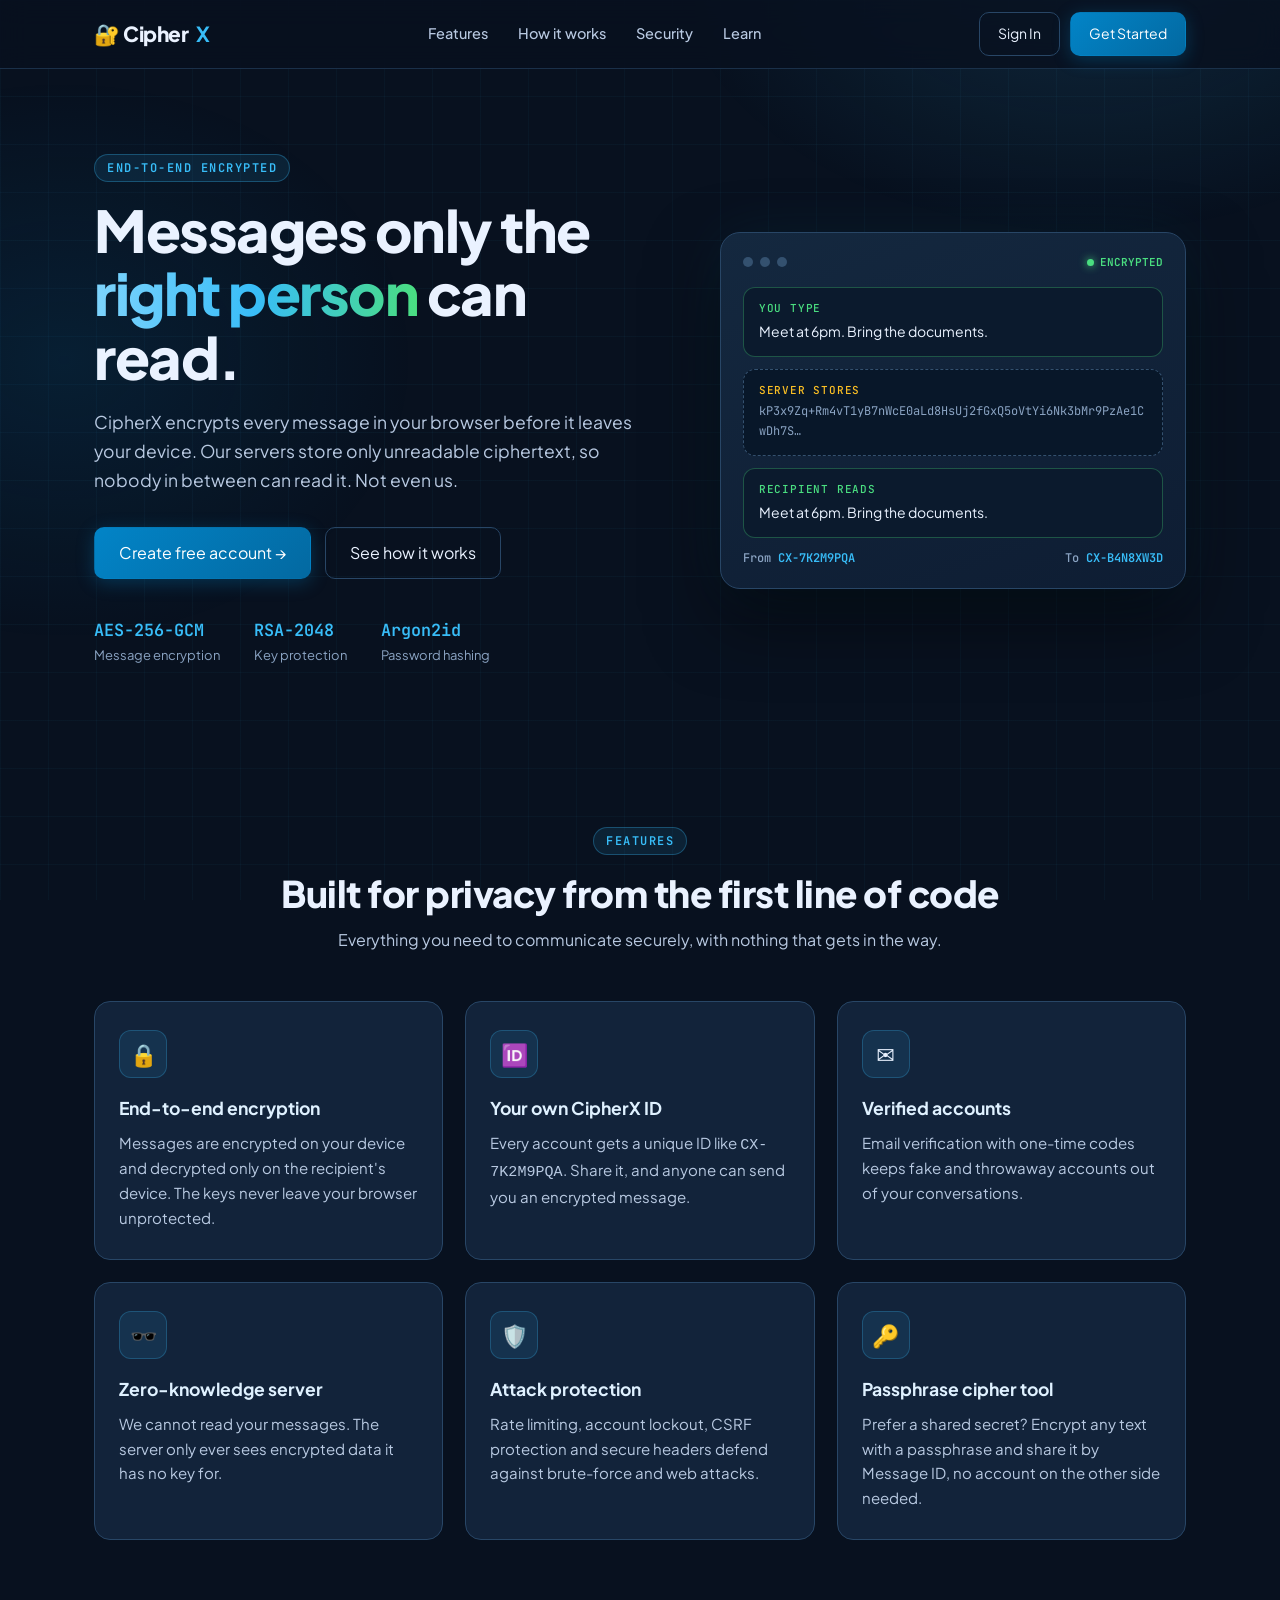
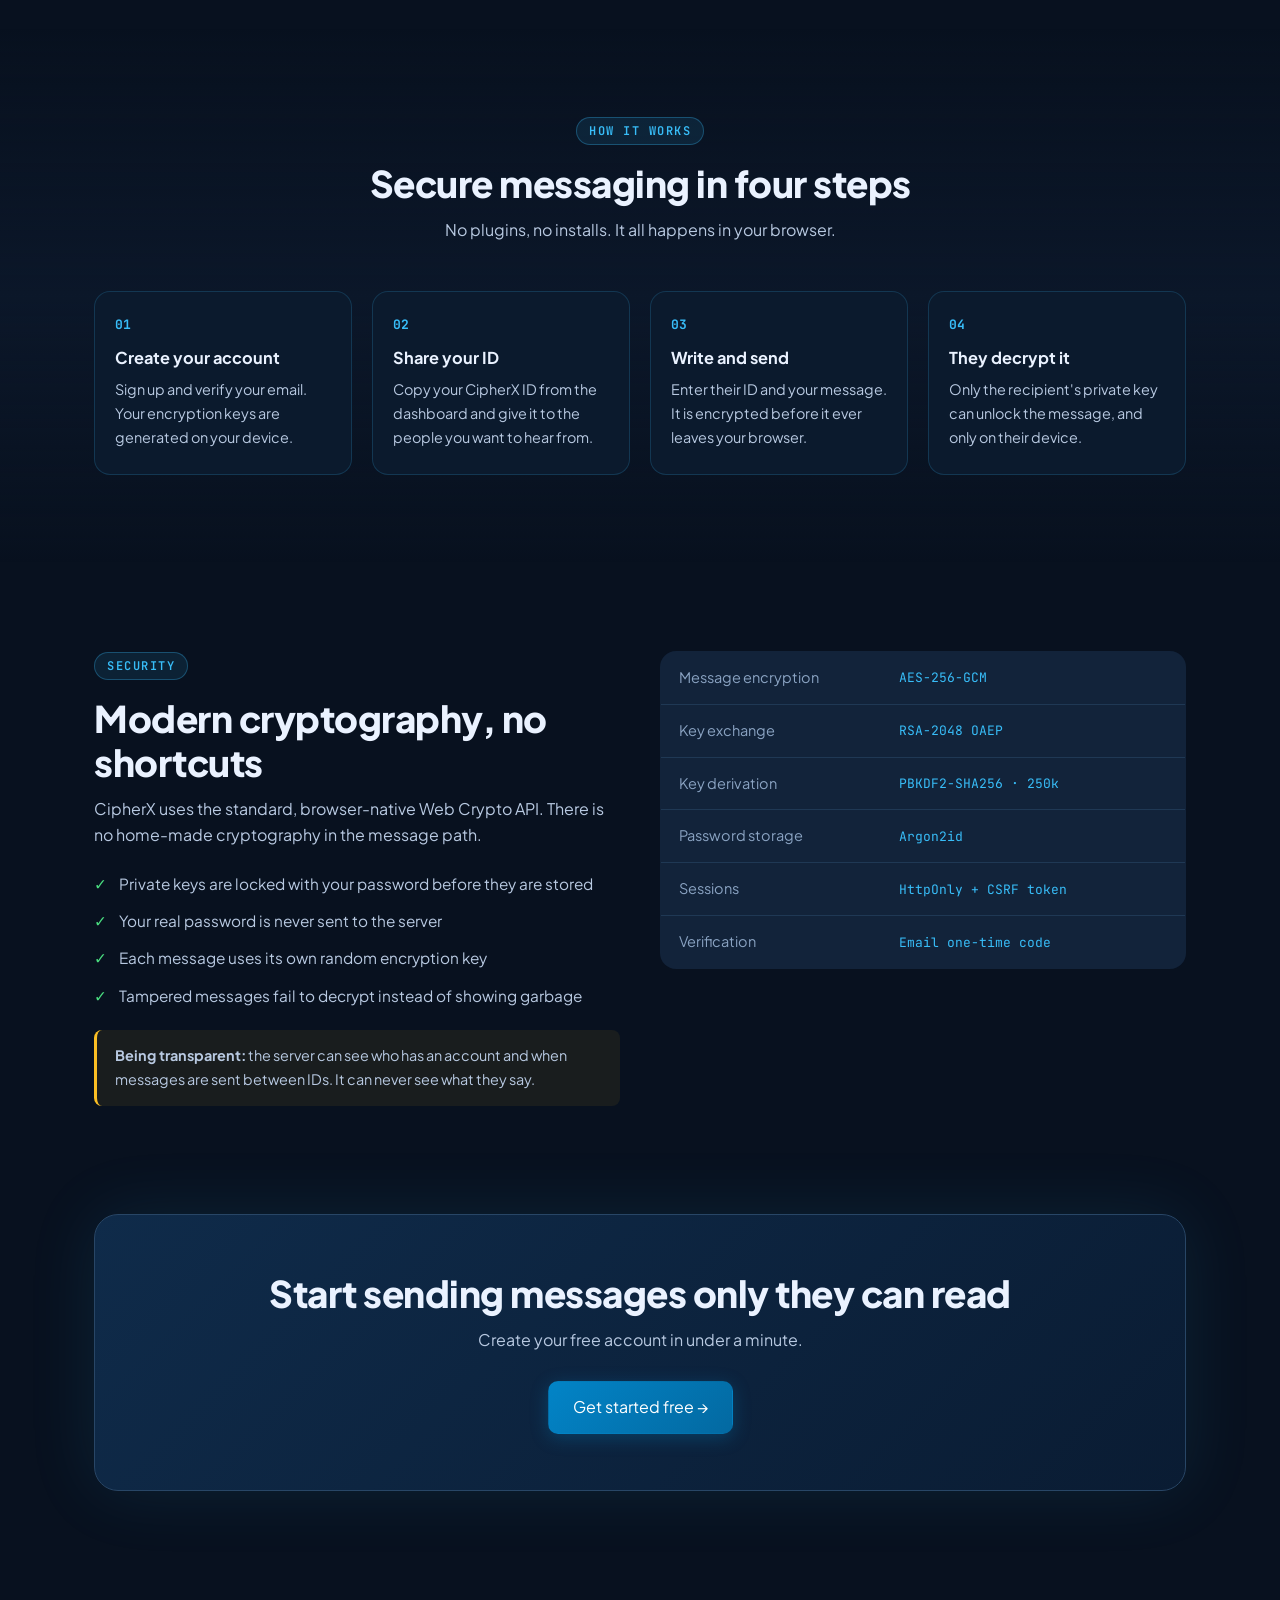
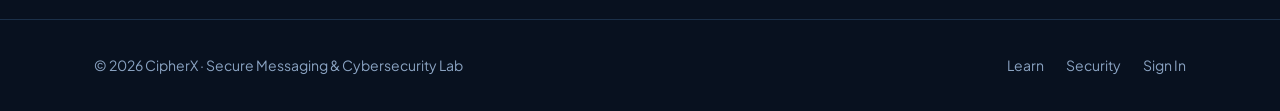
<file: index.html>
<!DOCTYPE html>
<html lang="en">
<head>
<meta charset="UTF-8">
<meta name="viewport" content="width=device-width, initial-scale=1.0">
<title>CipherX - End-to-End Encrypted Messaging</title>
<meta name="description" content="CipherX is a secure messaging platform. Messages are encrypted in your browser and only the recipient can read them.">
<link rel="preconnect" href="https://fonts.googleapis.com">
<link rel="preconnect" href="https://fonts.gstatic.com" crossorigin>
<link href="https://fonts.googleapis.com/css2?family=Plus+Jakarta+Sans:wght@400;500;600;700;800&family=JetBrains+Mono:wght@400;600&display=swap" rel="stylesheet">
<style>
:root{--bg:#08111f;--bg2:#0d1a2e;--card:#12233a;--line:#284666;--tx:#eaf2ff;--tx2:#b8c9e1;--mut:#8aa3c2;--cy:#38bdf8;--bl:#0284c7;--gr:#4ade80;--r:16px}
*{margin:0;padding:0;box-sizing:border-box}
html{scroll-behavior:smooth;scroll-padding-top:80px}
body{font-family:'Plus Jakarta Sans',system-ui,sans-serif;background:var(--bg);color:var(--tx);line-height:1.65;overflow-x:hidden}
body::before{content:"";position:fixed;inset:0;z-index:-1;background:
 radial-gradient(600px 400px at 85% -5%,rgba(56,189,248,.14),transparent 70%),
 radial-gradient(500px 400px at 5% 40%,rgba(2,132,199,.12),transparent 70%),
 linear-gradient(rgba(56,189,248,.04) 1px,transparent 1px) 0 0/48px 48px,
 linear-gradient(90deg,rgba(56,189,248,.04) 1px,transparent 1px) 0 0/48px 48px}
a{color:inherit;text-decoration:none}
:focus-visible{outline:2px solid var(--cy);outline-offset:3px;border-radius:6px}
.wrap{max-width:1140px;margin:0 auto;padding:0 24px}
section{padding:88px 0}
.eyebrow{display:inline-block;font:600 12px 'JetBrains Mono',monospace;letter-spacing:1.5px;color:var(--cy);background:rgba(56,189,248,.1);border:1px solid rgba(56,189,248,.3);padding:5px 12px;border-radius:99px;margin-bottom:16px}
h2{font-size:clamp(1.7rem,3vw,2.3rem);font-weight:800;letter-spacing:-.5px;line-height:1.2;margin-bottom:12px}
.sub{color:var(--tx2);max-width:620px;margin:0 auto 48px}
.center{text-align:center}
.grad{background:linear-gradient(90deg,#7dd3fc,#38bdf8 50%,#4ade80);-webkit-background-clip:text;background-clip:text;color:transparent}

/* NAV */
nav{position:sticky;top:0;z-index:100;background:rgba(8,17,31,.82);backdrop-filter:blur(14px);-webkit-backdrop-filter:blur(14px);border-bottom:1px solid rgba(40,70,102,.6)}
.nav-in{display:flex;align-items:center;justify-content:space-between;height:68px}
.brand{font-weight:800;font-size:1.3rem;letter-spacing:-.5px;display:flex;align-items:center;gap:8px}
.brand b{color:var(--cy)}
.links{display:flex;gap:30px}
.links a{color:var(--tx2);font-size:14.5px;font-weight:500;transition:color .2s}
.links a:hover{color:var(--cy)}
.acts{display:flex;align-items:center;gap:10px}
.btn{display:inline-flex;align-items:center;justify-content:center;gap:8px;padding:12px 24px;border-radius:10px;border:1px solid transparent;font:600 15px inherit;font-family:inherit;cursor:pointer;transition:.25s;background:linear-gradient(135deg,var(--bl),#0369a1);color:#fff;box-shadow:0 4px 18px rgba(2,132,199,.3)}
.btn:hover{transform:translateY(-2px);box-shadow:0 8px 28px rgba(56,189,248,.35)}
.btn.ghost{background:transparent;border-color:var(--line);color:var(--tx);box-shadow:none}
.btn.ghost:hover{border-color:var(--cy);color:var(--cy);background:rgba(56,189,248,.08)}
.btn.sm{padding:9px 18px;font-size:14px}
.burger{display:none;background:none;border:1px solid var(--line);color:var(--tx);width:40px;height:40px;border-radius:10px;font-size:18px;cursor:pointer}

/* HERO */
.hero{padding:84px 0 70px}
.hero-grid{display:grid;grid-template-columns:1.1fr .9fr;gap:56px;align-items:center}
h1{font-size:clamp(2.3rem,5vw,3.6rem);font-weight:800;line-height:1.1;letter-spacing:-1.5px;margin-bottom:20px}
.lead{font-size:1.1rem;color:var(--tx2);max-width:540px;margin-bottom:32px}
.cta{display:flex;flex-wrap:wrap;gap:14px;margin-bottom:40px}
.stats{display:flex;flex-wrap:wrap;gap:34px}
.stat b{display:block;font:600 1.05rem 'JetBrains Mono',monospace;color:var(--cy)}
.stat span{font-size:13px;color:var(--mut)}

/* HERO VISUAL */
.demo{background:linear-gradient(160deg,#14283f,#0e1d33);border:1px solid var(--line);border-radius:20px;padding:22px;box-shadow:0 30px 70px rgba(0,0,0,.5),0 0 60px rgba(56,189,248,.08);animation:float 6s ease-in-out infinite alternate}
@keyframes float{to{transform:translateY(-10px)}}
.demo-top{display:flex;align-items:center;gap:7px;margin-bottom:18px}
.demo-top i{width:10px;height:10px;border-radius:50%;background:#34516f}
.demo-top span{margin-left:auto;font:600 11px 'JetBrains Mono',monospace;color:var(--gr);display:flex;align-items:center;gap:6px}
.demo-top span::before{content:"";width:7px;height:7px;border-radius:50%;background:var(--gr);box-shadow:0 0 8px var(--gr)}
.bubble{border-radius:12px;padding:13px 15px;font-size:14px;margin-bottom:12px}
.bubble small{display:block;font:500 11px 'JetBrains Mono',monospace;letter-spacing:.8px;margin-bottom:5px}
.b-plain{background:#0b1a2d;border:1px solid rgba(74,222,128,.3)}
.b-plain small{color:var(--gr)}
.b-cipher{background:#081729;border:1px dashed #34516f;font-family:'JetBrains Mono',monospace;font-size:12px;color:var(--mut);word-break:break-all}
.b-cipher small{color:#fbbf24}
.demo-id{display:flex;justify-content:space-between;font:500 12px 'JetBrains Mono',monospace;color:var(--mut);margin-top:6px}
.demo-id b{color:var(--cy);font-weight:600}

/* GRID CARDS */
.grid3{display:grid;grid-template-columns:repeat(3,1fr);gap:22px}
.card{background:var(--card);border:1px solid var(--line);border-radius:var(--r);padding:28px 24px;transition:.3s;position:relative;overflow:hidden}
.card::before{content:"";position:absolute;top:0;left:0;right:0;height:3px;background:linear-gradient(90deg,transparent,var(--cy),transparent);opacity:0;transition:.3s}
.card:hover{transform:translateY(-6px);border-color:var(--cy);box-shadow:0 16px 40px rgba(56,189,248,.14)}
.card:hover::before{opacity:1}
.ico{width:48px;height:48px;border-radius:12px;display:grid;place-items:center;font-size:22px;background:rgba(56,189,248,.1);border:1px solid rgba(56,189,248,.25);margin-bottom:16px}
.card h3{font-size:1.1rem;margin-bottom:8px;color:#dff1ff}
.card p{color:var(--tx2);font-size:.94rem}

/* STEPS */
.alt{background:linear-gradient(180deg,transparent,rgba(13,26,46,.7),transparent)}
.steps{display:grid;grid-template-columns:repeat(4,1fr);gap:20px;counter-reset:s}
.step{position:relative;background:#0b1a2d;border:1px solid rgba(56,189,248,.18);border-radius:var(--r);padding:24px 20px}
.step::before{counter-increment:s;content:"0" counter(s);font:700 13px 'JetBrains Mono',monospace;color:var(--cy);display:block;margin-bottom:12px}
.step h3{font-size:1.02rem;margin-bottom:6px}
.step p{font-size:.9rem;color:var(--tx2)}

/* SECURITY */
.sec-grid{display:grid;grid-template-columns:1fr 1fr;gap:40px;align-items:start}
.spec{width:100%;border-collapse:collapse;background:var(--card);border:1px solid var(--line);border-radius:var(--r);overflow:hidden;font-size:14.5px}
.spec td{padding:14px 18px;border-bottom:1px solid rgba(40,70,102,.6)}
.spec tr:last-child td{border-bottom:0}
.spec td:first-child{color:var(--mut);width:42%}
.spec td:last-child{font-family:'JetBrains Mono',monospace;font-size:13px;color:var(--cy)}
.ticks{list-style:none;margin-top:22px;display:grid;gap:12px}
.ticks li{display:flex;gap:12px;color:var(--tx2);font-size:.96rem}
.ticks li::before{content:"✓";color:var(--gr);font-weight:800}
.note{margin-top:22px;padding:14px 18px;border-left:3px solid #fbbf24;background:rgba(251,191,36,.07);border-radius:8px;font-size:.9rem;color:var(--tx2)}

/* CTA + FOOTER */
.cta-box{text-align:center;padding:56px 28px;border-radius:24px;background:linear-gradient(135deg,#0f2b4a,#0a1c33);border:1px solid var(--line);box-shadow:0 0 70px rgba(56,189,248,.1)}
.cta-box p{color:var(--tx2);margin:0 auto 28px;max-width:520px}
footer{border-top:1px solid rgba(40,70,102,.6);padding:34px 0;margin-top:40px;color:var(--mut);font-size:14px}
.foot{display:flex;justify-content:space-between;flex-wrap:wrap;gap:16px}
.foot nav{all:unset;display:flex;gap:22px}
.foot a:hover{color:var(--cy)}

/* REVEAL */
.rv{opacity:0;transform:translateY(22px);transition:.7s ease}
.rv.in{opacity:1;transform:none}

@media(max-width:900px){
 .hero-grid,.sec-grid{grid-template-columns:1fr}
 .grid3{grid-template-columns:1fr 1fr}.steps{grid-template-columns:1fr 1fr}
 .links{display:none;position:absolute;top:68px;left:0;right:0;flex-direction:column;gap:0;background:var(--bg2);border-bottom:1px solid var(--line);padding:8px 24px 16px}
 .links.open{display:flex}.links a{padding:12px 0}
 .burger{display:block}
 .acts .btn.ghost{display:none}
 section{padding:64px 0}
}
@media(max-width:600px){.grid3,.steps{grid-template-columns:1fr}.cta .btn{width:100%}.hero{padding-top:56px}}
@media(prefers-reduced-motion:reduce){*{animation:none!important;transition:none!important}.rv{opacity:1;transform:none}html{scroll-behavior:auto}}
</style>
</head>
<body>

<nav aria-label="Main">
  <div class="wrap nav-in">
    <a href="index.html" class="brand">🔐 Cipher<b>X</b></a>
    <div class="links" id="links">
      <a href="#features">Features</a>
      <a href="#how">How it works</a>
      <a href="#security">Security</a>
      <a href="learn.html">Learn</a>
    </div>
    <div class="acts">
      <a href="login.html" class="btn ghost sm" id="navIn">Sign In</a>
      <a href="login.html" class="btn sm" id="navUp">Get Started</a>
      <button class="burger" id="burger" aria-label="Toggle menu" aria-expanded="false">☰</button>
    </div>
  </div>
</nav>

<header class="hero">
  <div class="wrap hero-grid">
    <div>
      <span class="eyebrow">END-TO-END ENCRYPTED</span>
      <h1>Messages only the <span class="grad">right person</span> can read.</h1>
      <p class="lead">CipherX encrypts every message in your browser before it leaves your device. Our servers store only unreadable ciphertext, so nobody in between can read it. Not even us.</p>
      <div class="cta">
        <a href="login.html" class="btn" id="heroCta">Create free account →</a>
        <a href="#how" class="btn ghost">See how it works</a>
      </div>
      <div class="stats">
        <div class="stat"><b>AES-256-GCM</b><span>Message encryption</span></div>
        <div class="stat"><b>RSA-2048</b><span>Key protection</span></div>
        <div class="stat"><b>Argon2id</b><span>Password hashing</span></div>
      </div>
    </div>

    <div class="demo" aria-hidden="true">
      <div class="demo-top"><i></i><i></i><i></i><span>ENCRYPTED</span></div>
      <div class="bubble b-plain"><small>YOU TYPE</small>Meet at 6pm. Bring the documents.</div>
      <div class="bubble b-cipher"><small>SERVER STORES</small>kP3x9Zq+Rm4vT1yB7nWcE0aLd8HsUj2fGxQ5oVtYi6Nk3bMr9PzAe1CwDh7S…</div>
      <div class="bubble b-plain"><small>RECIPIENT READS</small>Meet at 6pm. Bring the documents.</div>
      <div class="demo-id"><span>From <b>CX-7K2M9PQA</b></span><span>To <b>CX-B4N8XW3D</b></span></div>
    </div>
  </div>
</header>

<section id="features">
  <div class="wrap center">
    <span class="eyebrow">FEATURES</span>
    <h2>Built for privacy from the first line of code</h2>
    <p class="sub">Everything you need to communicate securely, with nothing that gets in the way.</p>
    <div class="grid3" style="text-align:left">
      <article class="card rv"><div class="ico">🔒</div><h3>End-to-end encryption</h3><p>Messages are encrypted on your device and decrypted only on the recipient's device. The keys never leave your browser unprotected.</p></article>
      <article class="card rv"><div class="ico">🆔</div><h3>Your own CipherX ID</h3><p>Every account gets a unique ID like <code>CX-7K2M9PQA</code>. Share it, and anyone can send you an encrypted message.</p></article>
      <article class="card rv"><div class="ico">✉️</div><h3>Verified accounts</h3><p>Email verification with one-time codes keeps fake and throwaway accounts out of your conversations.</p></article>
      <article class="card rv"><div class="ico">🕶️</div><h3>Zero-knowledge server</h3><p>We cannot read your messages. The server only ever sees encrypted data it has no key for.</p></article>
      <article class="card rv"><div class="ico">🛡️</div><h3>Attack protection</h3><p>Rate limiting, account lockout, CSRF protection and secure headers defend against brute-force and web attacks.</p></article>
      <article class="card rv"><div class="ico">🔑</div><h3>Passphrase cipher tool</h3><p>Prefer a shared secret? Encrypt any text with a passphrase and share it by Message ID, no account on the other side needed.</p></article>
    </div>
  </div>
</section>

<section id="how" class="alt">
  <div class="wrap center">
    <span class="eyebrow">HOW IT WORKS</span>
    <h2>Secure messaging in four steps</h2>
    <p class="sub">No plugins, no installs. It all happens in your browser.</p>
    <div class="steps" style="text-align:left">
      <div class="step rv"><h3>Create your account</h3><p>Sign up and verify your email. Your encryption keys are generated on your device.</p></div>
      <div class="step rv"><h3>Share your ID</h3><p>Copy your CipherX ID from the dashboard and give it to the people you want to hear from.</p></div>
      <div class="step rv"><h3>Write and send</h3><p>Enter their ID and your message. It is encrypted before it ever leaves your browser.</p></div>
      <div class="step rv"><h3>They decrypt it</h3><p>Only the recipient's private key can unlock the message, and only on their device.</p></div>
    </div>
  </div>
</section>

<section id="security">
  <div class="wrap sec-grid">
    <div class="rv">
      <span class="eyebrow">SECURITY</span>
      <h2>Modern cryptography, no shortcuts</h2>
      <p style="color:var(--tx2)">CipherX uses the standard, browser-native Web Crypto API. There is no home-made cryptography in the message path.</p>
      <ul class="ticks">
        <li>Private keys are locked with your password before they are stored</li>
        <li>Your real password is never sent to the server</li>
        <li>Each message uses its own random encryption key</li>
        <li>Tampered messages fail to decrypt instead of showing garbage</li>
      </ul>
      <p class="note"><strong>Being transparent:</strong> the server can see who has an account and when messages are sent between IDs. It can never see what they say.</p>
    </div>
    <table class="spec rv" aria-label="Cryptography used">
      <tr><td>Message encryption</td><td>AES-256-GCM</td></tr>
      <tr><td>Key exchange</td><td>RSA-2048 OAEP</td></tr>
      <tr><td>Key derivation</td><td>PBKDF2-SHA256 · 250k</td></tr>
      <tr><td>Password storage</td><td>Argon2id</td></tr>
      <tr><td>Sessions</td><td>HttpOnly + CSRF token</td></tr>
      <tr><td>Verification</td><td>Email one-time code</td></tr>
    </table>
  </div>
</section>

<section style="padding-top:20px">
  <div class="wrap">
    <div class="cta-box rv">
      <h2>Start sending messages only they can read</h2>
      <p>Create your free account in under a minute.</p>
      <a href="login.html" class="btn" id="ctaBtn">Get started free →</a>
    </div>
  </div>
</section>

<footer>
  <div class="wrap foot">
    <span>© <span id="yr">2026</span> CipherX · Secure Messaging &amp; Cybersecurity Lab</span>
    <nav aria-label="Footer"><a href="learn.html">Learn</a><a href="#security">Security</a><a href="login.html">Sign In</a></nav>
  </div>
</footer>

<script>
(function () {
  // Footer year
  document.getElementById("yr").textContent = new Date().getFullYear();

  // Mobile menu
  var burger = document.getElementById("burger"), links = document.getElementById("links");
  burger.addEventListener("click", function () {
    var open = links.classList.toggle("open");
    burger.setAttribute("aria-expanded", open);
  });
  links.addEventListener("click", function (e) { if (e.target.tagName === "A") links.classList.remove("open"); });

  // If already signed in, point buttons to the dashboard
  var signedIn = false;
  try { signedIn = !!sessionStorage.getItem("cx_csrf"); } catch (e) {}
  if (signedIn) {
    var inBtn = document.getElementById("navIn"), upBtn = document.getElementById("navUp");
    inBtn.textContent = "Send / Receive"; inBtn.href = "sender.html";
    upBtn.textContent = "Open Messages"; upBtn.href = "dashboard.html";
    var hero = document.getElementById("heroCta"), cta = document.getElementById("ctaBtn");
    hero.textContent = cta.textContent = "Open your messages →";
    hero.href = cta.href = "dashboard.html";
  }

  // Scroll reveal
  var items = document.querySelectorAll(".rv");
  if ("IntersectionObserver" in window) {
    var io = new IntersectionObserver(function (entries) {
      entries.forEach(function (en) {
        if (en.isIntersecting) { en.target.classList.add("in"); io.unobserve(en.target); }
      });
    }, { threshold: 0.12 });
    items.forEach(function (el, i) { el.style.transitionDelay = (i % 3) * 90 + "ms"; io.observe(el); });
  } else {
    items.forEach(function (el) { el.classList.add("in"); });
  }
})();
</script>
</body>
</html>
</file>
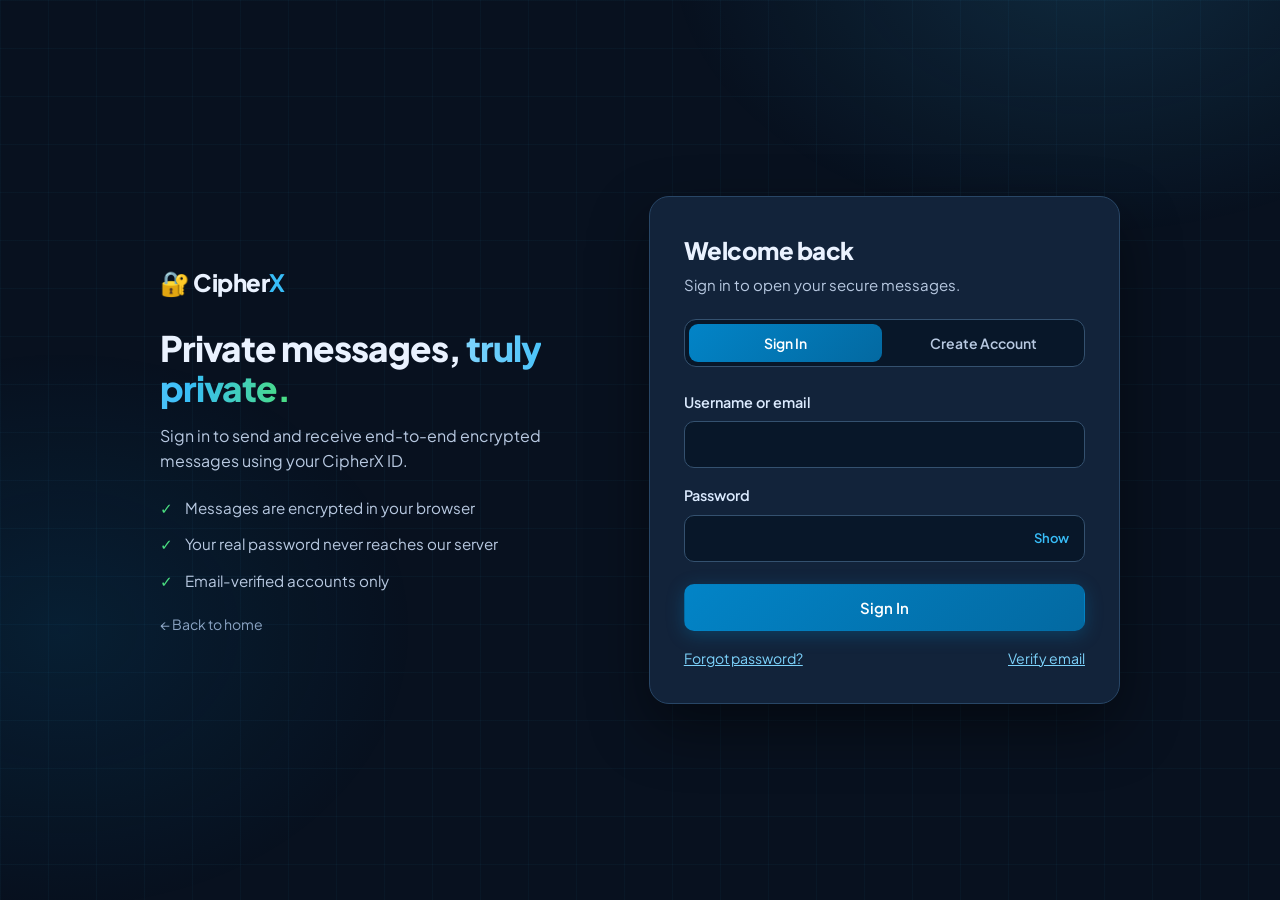
<file: dashboard.html>
<!DOCTYPE html>
<html lang="en" class="dark">
<head>
    <meta charset="UTF-8">
    <meta name="viewport" content="width=device-width, initial-scale=1.0">
    <title>CipherX - Secure Messages</title>
    <link href="https://fonts.googleapis.com/css2?family=Plus+Jakarta+Sans:wght@400;500;600;700;800&family=JetBrains+Mono:wght@400;700&display=swap" rel="stylesheet">
    <link rel="stylesheet" href="style.css">
    <link rel="stylesheet" href="app.css">
</head>
<body>
<nav class="navbar glass-panel">
    <div class="nav-brand"><h2>🔐 Cipher<span>X</span></h2></div>
    <div class="nav-links">
        <a href="index.html">Home</a>
        <a href="sender.html">Send</a>
        <a href="receiver.html">Receive</a>
        <a href="learn.html">Learn</a>
    </div>
    <div class="nav-actions"></div>
</nav>

<div class="container">
  <div class="message-box glass-card" style="max-width:760px">
    <h1>Secure Messages</h1>
    <p>End-to-end encrypted. Only you and the recipient can read these.</p>

    <div class="id-chip">
      <div><small style="color:var(--text-muted)">YOUR USER ID (share this so others can message you)</small><br><code id="myId"></code></div>
      <button class="mini" id="copyId">Copy ID</button>
    </div>

    <div class="tabs">
      <button class="tab active" data-t="inbox">Inbox</button>
      <button class="tab" data-t="sent">Sent</button>
      <button class="tab" data-t="compose">Compose</button>
    </div>

    <div id="list"></div>

    <div id="compose" class="hidden">
      <label for="toId">Recipient User ID</label>
      <input id="toId" placeholder="CX-XXXXXXXX" maxlength="11" style="text-transform:uppercase">
      <label for="text">Message</label>
      <textarea id="text" maxlength="20000" placeholder="Encrypted in your browser before sending..."></textarea>
      <button class="btn" id="sendBtn">🔒 Encrypt &amp; Send</button>
    </div>

    <p id="msg" class="status hidden"></p>
  </div>
</div>

<script src="crypto.js"></script>
<script src="api.js"></script>
<script src="auth.js"></script>
<script>
const $ = (id) => document.getElementById(id);
const user = JSON.parse(sessionStorage.getItem("cx_user") || "{}");
const myPub = sessionStorage.getItem("cx_pub");
let priv = null, current = "inbox";

function note(text, type = "error") { const m = $("msg"); m.textContent = text; m.className = "status " + type; }

async function loadBox(box) {
    const list = $("list");
    list.innerHTML = '<p class="muted">Decrypting...</p>';
    const { messages } = await api("/api/messages/" + box);
    list.innerHTML = "";
    if (!messages.length) { list.innerHTML = '<p class="muted">No messages yet.</p>'; return; }
    for (const m of messages) {
        let text;
        try { text = await CX.decryptMessage(m, priv); }
        catch { text = "🔒 Unable to decrypt this message (key mismatch)."; }

        const card = document.createElement("div"); card.className = "msg";
        const meta = document.createElement("div"); meta.className = "msg-meta";
        const who = document.createElement("span");
        who.textContent = (box === "inbox" ? "From " : "To ") + m.peer_name + " (" + m.peer_id + ") · " + new Date(m.created_at).toLocaleString();
        if (box === "inbox" && !m.read_at) {
            const b = document.createElement("span"); b.className = "badge-new"; b.textContent = "NEW";
            who.appendChild(b);
            api("/api/messages/" + m.id + "/read", { method: "POST" }).catch(() => {});
        }
        const del = document.createElement("button"); del.className = "mini"; del.textContent = "Delete";
        del.onclick = async () => {
            if (!confirm("Delete this message?")) return;
            await api("/api/messages/" + m.id, { method: "DELETE" });
            card.remove();
        };
        meta.append(who, del);
        const p = document.createElement("p"); p.textContent = text; // textContent = XSS-safe
        card.append(meta, p);
        list.appendChild(card);
    }
}

function switchTab(t) {
    current = t;
    document.querySelectorAll(".tab").forEach((x) => x.classList.toggle("active", x.dataset.t === t));
    $("compose").classList.toggle("hidden", t !== "compose");
    $("list").classList.toggle("hidden", t === "compose");
    $("msg").classList.add("hidden");
    if (t !== "compose") loadBox(t).catch((e) => note(e.message));
}
document.querySelectorAll(".tab").forEach((x) => (x.onclick = () => switchTab(x.dataset.t)));

$("copyId").onclick = async () => {
    await navigator.clipboard.writeText(user.id);
    $("copyId").textContent = "Copied ✓";
    setTimeout(() => ($("copyId").textContent = "Copy ID"), 1500);
};

$("sendBtn").onclick = async () => {
    const btn = $("sendBtn"), toId = $("toId").value.trim().toUpperCase(), text = $("text").value.trim();
    if (!/^CX-[A-Z0-9]{8}$/.test(toId)) return note("Enter a valid user ID like CX-AB12CD34.");
    if (!text) return note("Write a message first.");
    btn.disabled = true;
    try {
        note("Looking up recipient...", "ok");
        const rec = await api("/api/users/lookup/" + toId);
        note("Encrypting...", "ok");
        const payload = await CX.encryptMessage(text, rec.public_key, myPub);
        await api("/api/messages/send", { method: "POST", body: { recipient_id: rec.id, ...payload } });
        $("text").value = "";
        note("✅ Encrypted message delivered to " + rec.username + ".", "ok");
    } catch (e) { note(e.message); }
    finally { btn.disabled = false; }
};

(async () => {
    $("myId").textContent = user.id || "";
    try {
        priv = await CX.importPriv(sessionStorage.getItem("cx_priv"));
        await loadBox("inbox");
    } catch (e) { note("Session problem: " + e.message + " Please sign in again."); }
})();
</script>
</body>
</html>
</file>
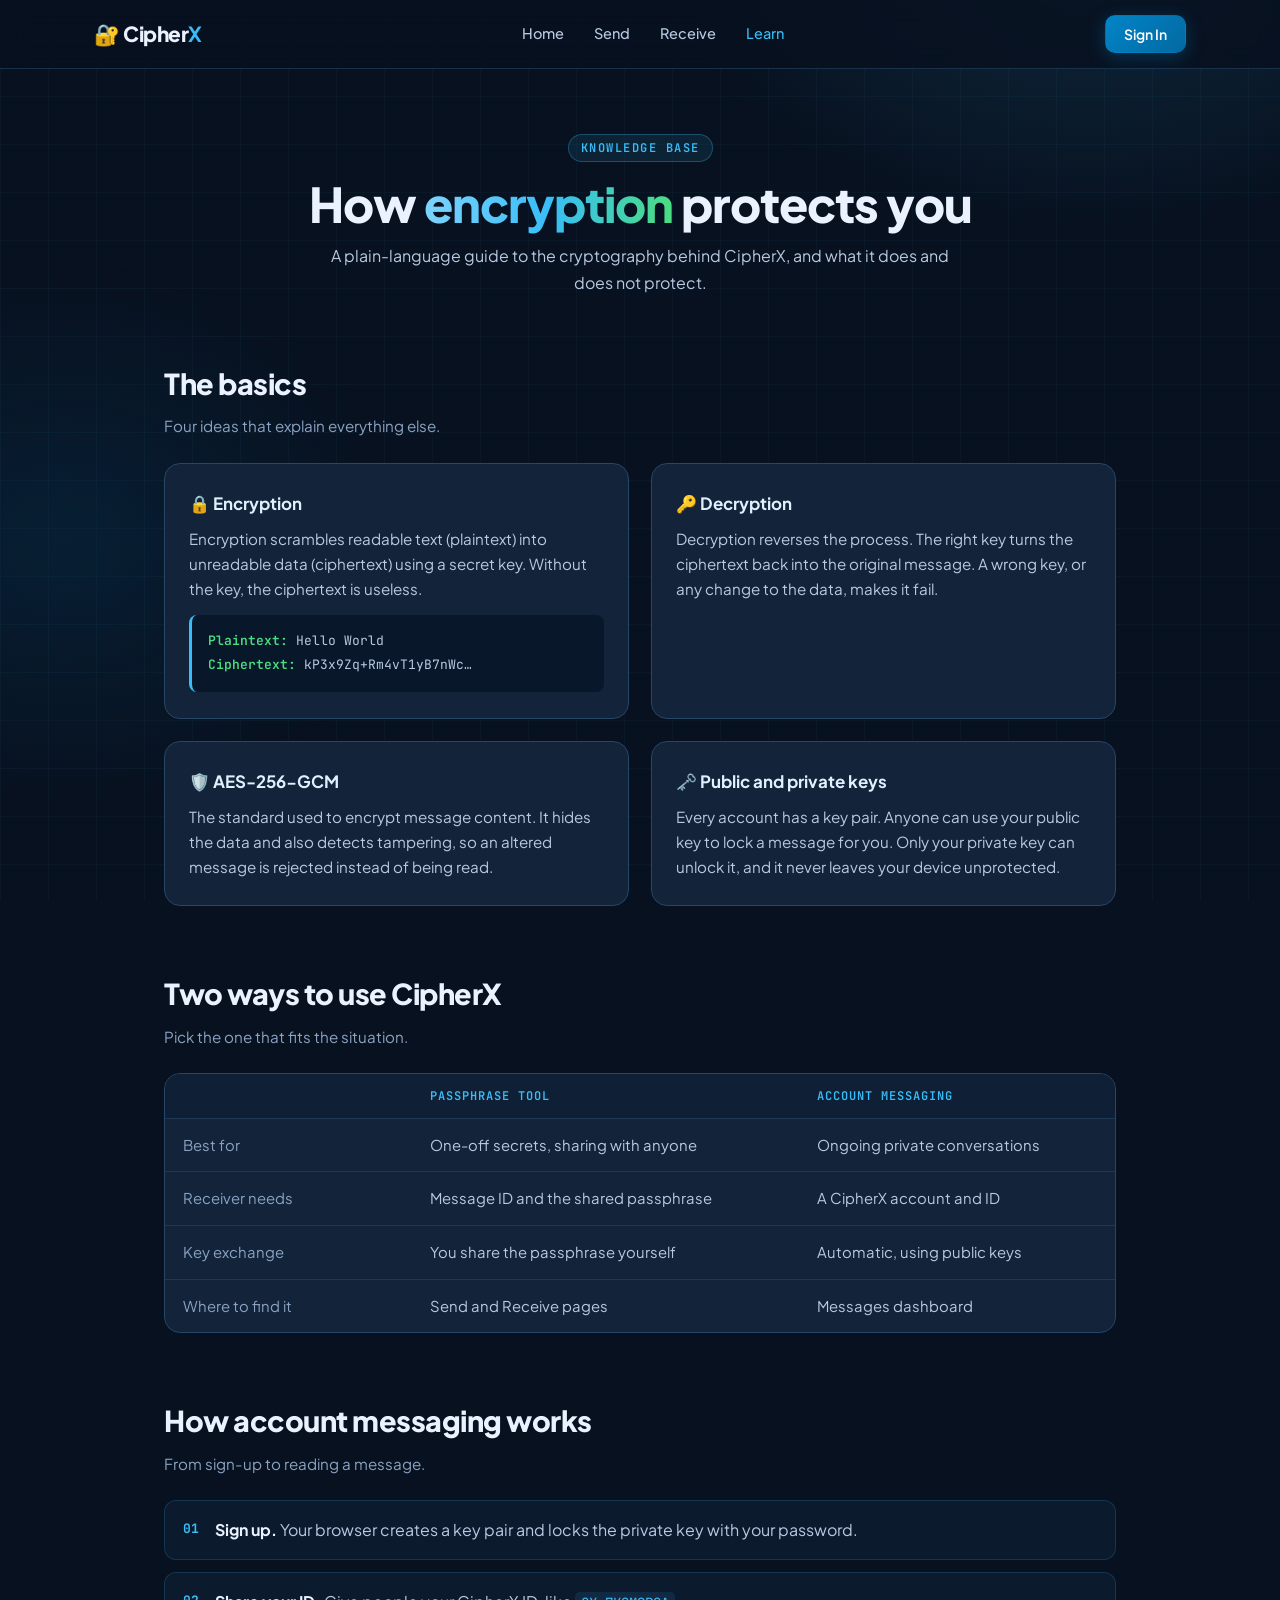
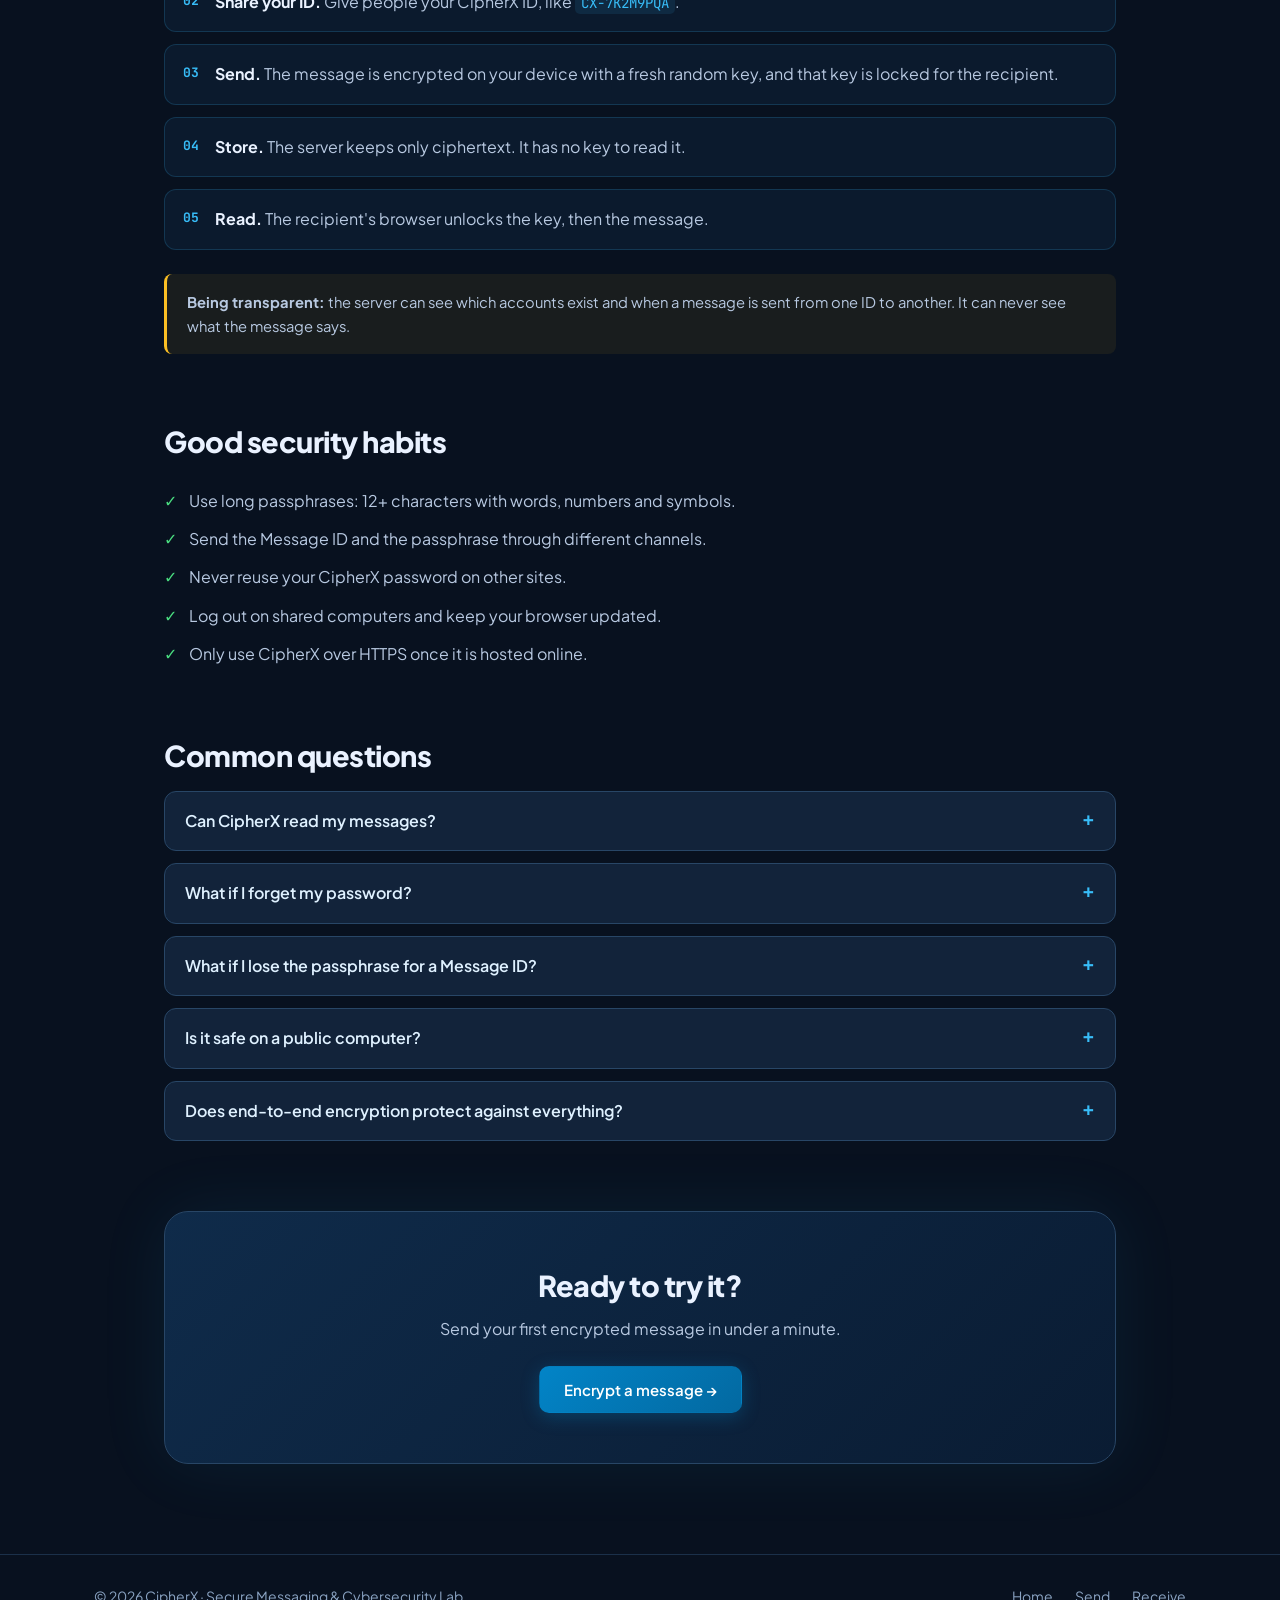
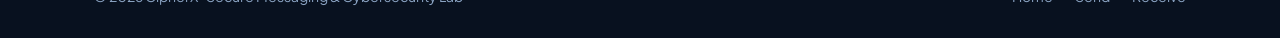
<file: learn.html>
<!DOCTYPE html>
<html lang="en">
<head>
<meta charset="UTF-8">
<meta name="viewport" content="width=device-width, initial-scale=1.0">
<title>CipherX - Learn How Encryption Works</title>
<meta name="description" content="A plain-language guide to the cryptography behind CipherX, and what it does and does not protect.">
<link rel="preconnect" href="https://fonts.googleapis.com">
<link rel="preconnect" href="https://fonts.gstatic.com" crossorigin>
<link href="https://fonts.googleapis.com/css2?family=Plus+Jakarta+Sans:wght@400;500;600;700;800&family=JetBrains+Mono:wght@400;600&display=swap" rel="stylesheet">
<style>
:root{--bg:#08111f;--bg2:#0d1a2e;--card:#12233a;--line:#284666;--tx:#eaf2ff;--tx2:#b8c9e1;--mut:#8aa3c2;--cy:#38bdf8;--bl:#0284c7;--gr:#4ade80;--r:16px}
*{margin:0;padding:0;box-sizing:border-box}
html{scroll-behavior:smooth}
body{font-family:'Plus Jakarta Sans',system-ui,sans-serif;background:var(--bg);color:var(--tx);line-height:1.65;overflow-x:hidden;min-height:100vh}
body::before{content:"";position:fixed;inset:0;z-index:-1;background:
 radial-gradient(600px 400px at 85% -5%,rgba(56,189,248,.14),transparent 70%),
 radial-gradient(500px 400px at 5% 60%,rgba(2,132,199,.12),transparent 70%),
 linear-gradient(rgba(56,189,248,.04) 1px,transparent 1px) 0 0/48px 48px,
 linear-gradient(90deg,rgba(56,189,248,.04) 1px,transparent 1px) 0 0/48px 48px}
a{color:inherit;text-decoration:none}
:focus-visible{outline:2px solid var(--cy);outline-offset:3px;border-radius:6px}
.wrap{max-width:1000px;margin:0 auto;padding:0 24px}

/* NAV */
.navbar{position:sticky;top:0;z-index:100;background:rgba(8,17,31,.82);backdrop-filter:blur(14px);-webkit-backdrop-filter:blur(14px);border-bottom:1px solid rgba(40,70,102,.6)}
.nav-in{display:flex;align-items:center;justify-content:space-between;height:68px;position:relative;max-width:1140px;margin:0 auto;padding:0 24px}
.brand{font-weight:800;font-size:1.3rem;letter-spacing:-.5px}
.brand b{color:var(--cy)}
.nav-links{display:flex;gap:30px}
.nav-links a{color:var(--tx2);font-size:14.5px;font-weight:500;transition:color .2s}
.nav-links a:hover,.nav-links a.active{color:var(--cy)}
.nav-actions{display:flex;align-items:center;gap:8px}
.btn{display:inline-flex;align-items:center;justify-content:center;gap:8px;padding:13px 24px;border-radius:10px;border:1px solid transparent;font:600 15px 'Plus Jakarta Sans',sans-serif;cursor:pointer;transition:.25s;background:linear-gradient(135deg,var(--bl),#0369a1);color:#fff;box-shadow:0 4px 18px rgba(2,132,199,.3)}
.btn:hover{transform:translateY(-2px);box-shadow:0 8px 28px rgba(56,189,248,.35)}
.btn.sm{padding:9px 18px;font-size:14px}
.burger{display:none;background:transparent;border:1px solid var(--line);color:var(--tx);width:40px;height:38px;border-radius:10px;font-size:18px;cursor:pointer}

/* HEADER */
.page{padding:64px 0 30px}
.head{text-align:center;margin-bottom:10px}
.eyebrow{display:inline-block;font:600 12px 'JetBrains Mono',monospace;letter-spacing:1.5px;color:var(--cy);background:rgba(56,189,248,.1);border:1px solid rgba(56,189,248,.3);padding:5px 12px;border-radius:99px;margin-bottom:14px}
h1{font-size:clamp(2rem,4.5vw,3rem);font-weight:800;letter-spacing:-1px;line-height:1.15;margin-bottom:12px}
h2{font-size:clamp(1.4rem,3vw,1.8rem);font-weight:800;letter-spacing:-.5px;margin-bottom:6px}
.grad{background:linear-gradient(90deg,#7dd3fc,#38bdf8 50%,#4ade80);-webkit-background-clip:text;background-clip:text;color:transparent}
.lead{color:var(--tx2);max-width:620px;margin:0 auto}
section.block{margin-top:64px}
.sec-sub{color:var(--mut);font-size:.95rem}

/* CARDS */
.grid2{display:grid;grid-template-columns:1fr 1fr;gap:22px;margin-top:24px}
.card{background:var(--card);border:1px solid var(--line);border-radius:var(--r);padding:26px 24px;transition:.3s}
.card:hover{border-color:var(--cy);transform:translateY(-4px);box-shadow:0 14px 36px rgba(56,189,248,.12)}
.card h3{font-size:1.06rem;color:#dff1ff;margin-bottom:8px}
.card p{color:var(--tx2);font-size:.95rem}
.code{font:13px 'JetBrains Mono',monospace;background:#081729;border-left:3px solid var(--cy);border-radius:8px;padding:14px 16px;margin-top:14px;color:var(--tx2);overflow-wrap:anywhere;line-height:1.9}
.code b{color:var(--gr);font-weight:600}
code{font-family:'JetBrains Mono',monospace;font-size:.88em;color:var(--cy);background:rgba(56,189,248,.1);padding:2px 6px;border-radius:5px}

/* FLOW */
.flow{display:grid;gap:12px;margin-top:24px;counter-reset:n;list-style:none}
.flow li{counter-increment:n;display:flex;gap:16px;align-items:flex-start;background:#0b1a2d;border:1px solid rgba(56,189,248,.18);border-radius:12px;padding:16px 18px;color:var(--tx2);transition:.25s}
.flow li:hover{border-color:var(--cy);transform:translateX(4px)}
.flow li::before{content:"0" counter(n);font:700 13px 'JetBrains Mono',monospace;color:var(--cy);padding-top:3px}
.flow strong{color:var(--tx)}

/* TABLE */
.table-wrap{overflow-x:auto;margin-top:24px;border:1px solid var(--line);border-radius:var(--r);background:var(--card)}
table{width:100%;border-collapse:collapse;font-size:.93rem;min-width:560px}
th,td{text-align:left;padding:14px 18px;border-bottom:1px solid rgba(40,70,102,.6);vertical-align:top}
th{color:var(--cy);font:600 12px 'JetBrains Mono',monospace;letter-spacing:1px;background:#0e1f36}
td{color:var(--tx2)}
td:first-child{color:var(--mut);width:26%}
tr:last-child td{border-bottom:0}

/* TICKS + FAQ */
.ticks{list-style:none;display:grid;gap:12px;margin-top:22px}
.ticks li{display:flex;gap:12px;color:var(--tx2)}
.ticks li::before{content:"✓";color:var(--gr);font-weight:800}
details{background:var(--card);border:1px solid var(--line);border-radius:12px;padding:16px 20px;margin-top:12px;transition:.2s}
details[open]{border-color:rgba(56,189,248,.5)}
summary{cursor:pointer;font-weight:600;color:#dff1ff;list-style:none;display:flex;justify-content:space-between;gap:12px}
summary::-webkit-details-marker{display:none}
summary::after{content:"+";color:var(--cy);font-weight:700;font-size:1.2rem;line-height:1}
details[open] summary::after{content:"−"}
details p{color:var(--tx2);margin-top:12px;font-size:.94rem}
.note{margin-top:24px;padding:16px 20px;border-left:3px solid #fbbf24;background:rgba(251,191,36,.07);border-radius:8px;font-size:.92rem;color:var(--tx2)}

/* CTA + FOOTER */
.cta-box{text-align:center;margin-top:70px;padding:50px 24px;border-radius:24px;background:linear-gradient(135deg,#0f2b4a,#0a1c33);border:1px solid var(--line);box-shadow:0 0 70px rgba(56,189,248,.08)}
.cta-box p{color:var(--tx2);margin:0 auto 24px;max-width:480px}
footer{border-top:1px solid rgba(40,70,102,.6);padding:30px 0;margin-top:60px;color:var(--mut);font-size:14px}
.foot{display:flex;justify-content:space-between;flex-wrap:wrap;gap:14px;max-width:1140px;margin:0 auto;padding:0 24px}
.foot div{display:flex;gap:22px}
.foot a:hover{color:var(--cy)}

@media(max-width:800px){
 .grid2{grid-template-columns:1fr}
 .nav-links{display:none;position:absolute;top:68px;left:0;right:0;flex-direction:column;gap:0;background:var(--bg2);border-bottom:1px solid var(--line);padding:8px 24px 16px}
 .nav-links.open{display:flex}.nav-links a{padding:12px 0}
 .burger{display:block}
}
@media(prefers-reduced-motion:reduce){*{animation:none!important;transition:none!important}html{scroll-behavior:auto}}
</style>
</head>
<body>

<nav class="navbar" aria-label="Main">
  <div class="nav-in">
    <a href="index.html" class="brand">🔐 Cipher<b>X</b></a>
    <div class="nav-links" id="navLinks">
      <a href="index.html">Home</a>
      <a href="sender.html">Send</a>
      <a href="receiver.html">Receive</a>
      <a href="learn.html" class="active">Learn</a>
    </div>
    <div class="nav-actions">
      <a href="login.html" class="btn sm" id="authLink">Sign In</a>
      <button class="burger" id="burger" aria-label="Toggle menu" aria-expanded="false">☰</button>
    </div>
  </div>
</nav>

<main class="page">
  <div class="wrap">

    <div class="head">
      <span class="eyebrow">KNOWLEDGE BASE</span>
      <h1>How <span class="grad">encryption</span> protects you</h1>
      <p class="lead">A plain-language guide to the cryptography behind CipherX, and what it does and does not protect.</p>
    </div>

    <section class="block">
      <h2>The basics</h2>
      <p class="sec-sub">Four ideas that explain everything else.</p>
      <div class="grid2">
        <article class="card">
          <h3>🔒 Encryption</h3>
          <p>Encryption scrambles readable text (plaintext) into unreadable data (ciphertext) using a secret key. Without the key, the ciphertext is useless.</p>
          <div class="code"><b>Plaintext:</b> Hello World<br><b>Ciphertext:</b> kP3x9Zq+Rm4vT1yB7nWc…</div>
        </article>
        <article class="card">
          <h3>🔑 Decryption</h3>
          <p>Decryption reverses the process. The right key turns the ciphertext back into the original message. A wrong key, or any change to the data, makes it fail.</p>
        </article>
        <article class="card">
          <h3>🛡️ AES-256-GCM</h3>
          <p>The standard used to encrypt message content. It hides the data and also detects tampering, so an altered message is rejected instead of being read.</p>
        </article>
        <article class="card">
          <h3>🗝️ Public and private keys</h3>
          <p>Every account has a key pair. Anyone can use your public key to lock a message for you. Only your private key can unlock it, and it never leaves your device unprotected.</p>
        </article>
      </div>
    </section>

    <section class="block">
      <h2>Two ways to use CipherX</h2>
      <p class="sec-sub">Pick the one that fits the situation.</p>
      <div class="table-wrap">
        <table>
          <tr><th></th><th>PASSPHRASE TOOL</th><th>ACCOUNT MESSAGING</th></tr>
          <tr><td>Best for</td><td>One-off secrets, sharing with anyone</td><td>Ongoing private conversations</td></tr>
          <tr><td>Receiver needs</td><td>Message ID and the shared passphrase</td><td>A CipherX account and ID</td></tr>
          <tr><td>Key exchange</td><td>You share the passphrase yourself</td><td>Automatic, using public keys</td></tr>
          <tr><td>Where to find it</td><td>Send and Receive pages</td><td>Messages dashboard</td></tr>
        </table>
      </div>
    </section>

    <section class="block">
      <h2>How account messaging works</h2>
      <p class="sec-sub">From sign-up to reading a message.</p>
      <ol class="flow">
        <li><span><strong>Sign up.</strong> Your browser creates a key pair and locks the private key with your password.</span></li>
        <li><span><strong>Share your ID.</strong> Give people your CipherX ID, like <code>CX-7K2M9PQA</code>.</span></li>
        <li><span><strong>Send.</strong> The message is encrypted on your device with a fresh random key, and that key is locked for the recipient.</span></li>
        <li><span><strong>Store.</strong> The server keeps only ciphertext. It has no key to read it.</span></li>
        <li><span><strong>Read.</strong> The recipient's browser unlocks the key, then the message.</span></li>
      </ol>
      <p class="note"><strong>Being transparent:</strong> the server can see which accounts exist and when a message is sent from one ID to another. It can never see what the message says.</p>
    </section>

    <section class="block">
      <h2>Good security habits</h2>
      <ul class="ticks">
        <li>Use long passphrases: 12+ characters with words, numbers and symbols.</li>
        <li>Send the Message ID and the passphrase through different channels.</li>
        <li>Never reuse your CipherX password on other sites.</li>
        <li>Log out on shared computers and keep your browser updated.</li>
        <li>Only use CipherX over HTTPS once it is hosted online.</li>
      </ul>
    </section>

    <section class="block">
      <h2>Common questions</h2>
      <details>
        <summary>Can CipherX read my messages?</summary>
        <p>No. Messages are encrypted in your browser and the server stores only ciphertext. It can see that one account sent something to another ID, but never the content.</p>
      </details>
      <details>
        <summary>What if I forget my password?</summary>
        <p>You can reset it by email, but your encryption keys are locked with the old password. Resetting creates new keys, so messages received before the reset can no longer be read. This is how true end-to-end encryption works.</p>
      </details>
      <details>
        <summary>What if I lose the passphrase for a Message ID?</summary>
        <p>It cannot be recovered. The passphrase is never sent to the server, so nobody, including us, can reset it.</p>
      </details>
      <details>
        <summary>Is it safe on a public computer?</summary>
        <p>Avoid it where you can. If you must, log out when you finish and close the browser tab, which also clears your session.</p>
      </details>
      <details>
        <summary>Does end-to-end encryption protect against everything?</summary>
        <p>No. It protects messages in transit and on the server. It cannot protect you if your device has malware, if someone watches your screen, or if you share your password or passphrase.</p>
      </details>
    </section>

    <div class="cta-box">
      <h2>Ready to try it?</h2>
      <p>Send your first encrypted message in under a minute.</p>
      <a href="sender.html" class="btn">Encrypt a message →</a>
    </div>
  </div>
</main>

<footer>
  <div class="foot">
    <span>© <span id="yr">2026</span> CipherX · Secure Messaging &amp; Cybersecurity Lab</span>
    <div><a href="index.html">Home</a><a href="sender.html">Send</a><a href="receiver.html">Receive</a></div>
  </div>
</footer>

<script>
(function () {
  var $ = function (id) { return document.getElementById(id); };
  $("yr").textContent = new Date().getFullYear();

  // Mobile menu
  $("burger").addEventListener("click", function () {
    var open = $("navLinks").classList.toggle("open");
    this.setAttribute("aria-expanded", open);
  });

  // Switch "Sign In" to "Open Messages" when already logged in
  try {
    if (sessionStorage.getItem("cx_csrf")) {
      $("authLink").textContent = "Open Messages";
      $("authLink").href = "dashboard.html";
    }
  } catch (e) { /* storage unavailable */ }
})();
</script>
</body>
</html>
</file>
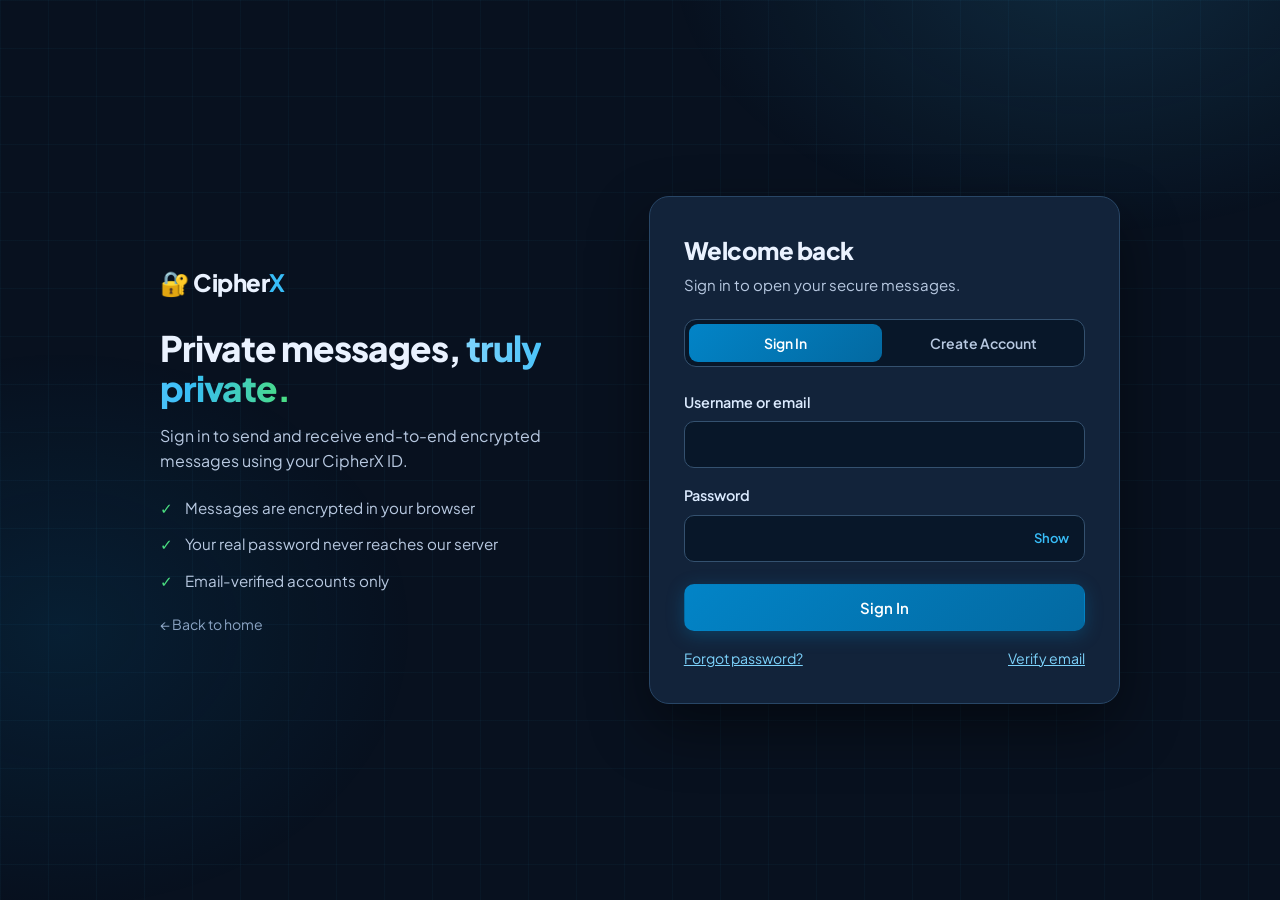
<file: login.html>
<!DOCTYPE html>
<html lang="en">
<head>
<meta charset="UTF-8">
<meta name="viewport" content="width=device-width, initial-scale=1.0">
<title>CipherX - Sign In</title>
<link rel="preconnect" href="https://fonts.googleapis.com">
<link rel="preconnect" href="https://fonts.gstatic.com" crossorigin>
<link href="https://fonts.googleapis.com/css2?family=Plus+Jakarta+Sans:wght@400;500;600;700;800&family=JetBrains+Mono:wght@400;600&display=swap" rel="stylesheet">
<style>
:root{--bg:#08111f;--card:#12233a;--line:#284666;--tx:#eaf2ff;--tx2:#b8c9e1;--mut:#8aa3c2;--cy:#38bdf8;--bl:#0284c7;--gr:#4ade80;--ye:#fbbf24;--rd:#f87171}
*{margin:0;padding:0;box-sizing:border-box}
body{font-family:'Plus Jakarta Sans',system-ui,sans-serif;background:var(--bg);color:var(--tx);line-height:1.6;min-height:100vh;display:flex;align-items:center;justify-content:center;padding:32px 20px;overflow-x:hidden}
body::before{content:"";position:fixed;inset:0;z-index:-1;background:
 radial-gradient(600px 400px at 85% -5%,rgba(56,189,248,.14),transparent 70%),
 radial-gradient(500px 400px at 5% 70%,rgba(2,132,199,.12),transparent 70%),
 linear-gradient(rgba(56,189,248,.04) 1px,transparent 1px) 0 0/48px 48px,
 linear-gradient(90deg,rgba(56,189,248,.04) 1px,transparent 1px) 0 0/48px 48px}
a{color:inherit;text-decoration:none}
:focus-visible{outline:2px solid var(--cy);outline-offset:3px;border-radius:6px}
.hidden{display:none!important}
.shell{width:100%;max-width:960px;display:grid;grid-template-columns:1fr 1.05fr;gap:40px;align-items:center}

/* SIDE PANEL */
.side .brand{font-weight:800;font-size:1.5rem;letter-spacing:-.5px;display:inline-block;margin-bottom:26px}
.side .brand b{color:var(--cy)}
.side h2{font-size:clamp(1.7rem,3vw,2.2rem);font-weight:800;line-height:1.15;letter-spacing:-1px;margin-bottom:14px}
.grad{background:linear-gradient(90deg,#7dd3fc,#38bdf8 50%,#4ade80);-webkit-background-clip:text;background-clip:text;color:transparent}
.side p{color:var(--tx2);margin-bottom:22px}
.ticks{list-style:none;display:grid;gap:12px}
.ticks li{display:flex;gap:12px;color:var(--tx2);font-size:.95rem}
.ticks li::before{content:"✓";color:var(--gr);font-weight:800}

/* CARD */
.card{background:var(--card);border:1px solid var(--line);border-radius:20px;padding:34px;box-shadow:0 24px 60px rgba(0,0,0,.45)}
.card h1{font-size:1.5rem;font-weight:800;letter-spacing:-.5px;margin-bottom:4px}
.card .sub{color:var(--tx2);font-size:.94rem;margin-bottom:22px}
.tabs{display:grid;grid-template-columns:1fr 1fr;gap:4px;background:#081729;border:1px solid #34516f;border-radius:12px;padding:4px;margin-bottom:24px}
.tab{background:none;border:0;color:var(--tx2);padding:10px;border-radius:9px;font:600 14px 'Plus Jakarta Sans',sans-serif;cursor:pointer;transition:.2s}
.tab.active{background:linear-gradient(135deg,var(--bl),#0369a1);color:#fff}
label{display:block;font-weight:600;font-size:.9rem;color:#dbeafe;margin:16px 0 7px}
input{width:100%;padding:13px 15px;background:#081729;border:1px solid #34516f;border-radius:10px;color:var(--tx);font:15px 'Plus Jakarta Sans',sans-serif;outline:none;transition:.25s}
input::placeholder{color:#5f7a99}
input:focus{border-color:var(--cy);box-shadow:0 0 0 3px rgba(56,189,248,.18)}
.pw{position:relative}
.pw input{padding-right:64px}
.eye{position:absolute;right:6px;top:50%;transform:translateY(-50%);background:none;border:0;color:var(--cy);font:600 13px 'Plus Jakarta Sans',sans-serif;cursor:pointer;padding:6px 10px}
.btn{display:flex;width:100%;align-items:center;justify-content:center;margin-top:22px;padding:13px 24px;border-radius:10px;border:1px solid transparent;font:600 15px 'Plus Jakarta Sans',sans-serif;cursor:pointer;transition:.25s;background:linear-gradient(135deg,var(--bl),#0369a1);color:#fff;box-shadow:0 4px 18px rgba(2,132,199,.3)}
.btn:hover:not(:disabled){transform:translateY(-2px);box-shadow:0 8px 28px rgba(56,189,248,.35)}
.btn:disabled{opacity:.65;cursor:not-allowed}
.link{background:none;border:0;color:#7dd3fc;cursor:pointer;font:inherit;text-decoration:underline;padding:0}
.link:disabled{color:var(--mut);text-decoration:none;cursor:not-allowed}
.row{display:flex;justify-content:space-between;gap:10px;flex-wrap:wrap;margin-top:16px;font-size:.88rem;color:var(--tx2)}
.meter{height:5px;background:#0b1a2d;border-radius:99px;margin-top:9px;overflow:hidden}
.meter i{display:block;height:100%;width:0;border-radius:99px;transition:.3s}
.mtxt{font-size:12px;color:var(--mut);margin-top:5px;min-height:18px}
.warn{margin-top:16px;padding:11px 14px;border-left:3px solid var(--ye);background:rgba(251,191,36,.07);border-radius:8px;font-size:.86rem;color:var(--tx2)}
.msg{margin-top:18px;font-size:14px;border-radius:10px;padding:11px 14px;overflow-wrap:anywhere;border:1px solid}
.msg.error{color:var(--rd);background:rgba(248,113,113,.08);border-color:rgba(248,113,113,.3)}
.msg.ok{color:var(--gr);background:rgba(74,222,128,.08);border-color:rgba(74,222,128,.3)}
.back{display:inline-block;margin-top:20px;font-size:.88rem;color:var(--mut)}
.back:hover{color:var(--cy)}
.code-in{font:600 22px 'JetBrains Mono',monospace;letter-spacing:8px;text-align:center}

@media(max-width:860px){.shell{grid-template-columns:1fr;max-width:460px}.side{display:none}.card{padding:28px 22px}}
@media(prefers-reduced-motion:reduce){*{transition:none!important}}
</style>
</head>
<body>
<main class="shell">

  <aside class="side">
    <a href="index.html" class="brand">🔐 Cipher<b>X</b></a>
    <h2>Private messages, <span class="grad">truly private.</span></h2>
    <p>Sign in to send and receive end-to-end encrypted messages using your CipherX ID.</p>
    <ul class="ticks">
      <li>Messages are encrypted in your browser</li>
      <li>Your real password never reaches our server</li>
      <li>Email-verified accounts only</li>
    </ul>
    <a href="index.html" class="back">← Back to home</a>
  </aside>

  <section class="card" aria-label="Account access">
    <h1 id="title">Welcome back</h1>
    <p class="sub" id="sub">Sign in to open your secure messages.</p>

    <div class="tabs" id="tabs" role="tablist">
      <button class="tab active" data-t="login" role="tab">Sign In</button>
      <button class="tab" data-t="register" role="tab">Create Account</button>
    </div>

    <!-- SIGN IN -->
    <div id="login">
      <label for="lKey">Username or email</label>
      <input id="lKey" autocomplete="username" spellcheck="false">
      <label for="lPass">Password</label>
      <div class="pw"><input id="lPass" type="password" autocomplete="current-password"><button type="button" class="eye" data-for="lPass">Show</button></div>
      <button class="btn" id="lBtn">Sign In</button>
      <div class="row"><a href="forgot.html" class="link">Forgot password?</a><button type="button" class="link" id="toVerify">Verify email</button></div>
    </div>

    <!-- CREATE ACCOUNT -->
    <div id="register" class="hidden">
      <label for="rUser">Username</label>
      <input id="rUser" autocomplete="username" maxlength="20" placeholder="3-20 letters, numbers, _" spellcheck="false">
      <label for="rEmail">Email</label>
      <input id="rEmail" type="email" autocomplete="email" maxlength="254">
      <label for="rPass">Password</label>
      <div class="pw"><input id="rPass" type="password" autocomplete="new-password" placeholder="10+ characters, letters and numbers"><button type="button" class="eye" data-for="rPass">Show</button></div>
      <div class="meter"><i id="mBar"></i></div><div class="mtxt" id="mTxt"></div>
      <p class="warn">Your password also locks your encryption keys. If you forget it and reset, older messages can't be recovered.</p>
      <button class="btn" id="rBtn">Create Account</button>
    </div>

    <!-- VERIFY EMAIL -->
    <div id="verify" class="hidden">
      <label for="vEmail">Email</label>
      <input id="vEmail" type="email" autocomplete="email">
      <label for="vCode">6-digit code from your email</label>
      <input id="vCode" class="code-in" inputmode="numeric" maxlength="6" autocomplete="one-time-code" placeholder="••••••">
      <button class="btn" id="vBtn">Verify Email</button>
      <div class="row"><span>No code? <button type="button" class="link" id="resend">Resend</button></span><button type="button" class="link" id="toLogin">Back to sign in</button></div>
    </div>

    <p id="msg" class="msg hidden" role="status" aria-live="polite"></p>
  </section>
</main>

<script src="crypto.js"></script>
<script src="api.js"></script>
<script>
(function () {
  var $ = function (id) { return document.getElementById(id); };
  if (sessionStorage.getItem("cx_csrf")) { location.href = "dashboard.html"; return; }

  var TEXT = {
    login: ["Welcome back", "Sign in to open your secure messages."],
    register: ["Create your account", "Get your CipherX ID in under a minute."],
    verify: ["Verify your email", "Enter the code we sent to your inbox."]
  };
  var cooldownTimer = null;

  function show(name) {
    ["login", "register", "verify"].forEach(function (s) { $(s).classList.toggle("hidden", s !== name); });
    $("tabs").classList.toggle("hidden", name === "verify");
    document.querySelectorAll(".tab").forEach(function (t) { t.classList.toggle("active", t.dataset.t === name); });
    $("title").textContent = TEXT[name][0];
    $("sub").textContent = TEXT[name][1];
    $("msg").classList.add("hidden");
  }
  function note(text, type) {
    var m = $("msg");
    m.textContent = text;
    m.className = "msg " + (type || "error");
  }
  async function busy(btn, label, fn) {
    var old = btn.textContent;
    btn.disabled = true; btn.textContent = label;
    try { await fn(); } catch (e) { note(e.message); }
    finally { btn.disabled = false; btn.textContent = old; }
  }
  function cooldown(seconds) {
    var b = $("resend"), left = seconds;
    clearInterval(cooldownTimer);
    b.disabled = true; b.textContent = "Resend (" + left + "s)";
    cooldownTimer = setInterval(function () {
      left--;
      if (left <= 0) { clearInterval(cooldownTimer); b.disabled = false; b.textContent = "Resend"; }
      else b.textContent = "Resend (" + left + "s)";
    }, 1000);
  }

  // Tabs + navigation links
  document.querySelectorAll(".tab").forEach(function (t) { t.onclick = function () { show(t.dataset.t); }; });
  $("toVerify").onclick = function () {
    var k = $("lKey").value.trim();
    if (k.indexOf("@") > 0) $("vEmail").value = k;
    show("verify");
  };
  $("toLogin").onclick = function () { show("login"); };
  if (new URLSearchParams(location.search).get("mode") === "register") show("register");

  // Show / hide password
  document.querySelectorAll(".eye").forEach(function (b) {
    b.onclick = function () {
      var f = $(b.dataset.for), reveal = f.type === "password";
      f.type = reveal ? "text" : "password";
      b.textContent = reveal ? "Hide" : "Show";
    };
  });

  // Password strength meter
  $("rPass").addEventListener("input", function () {
    var v = this.value, s = 0;
    if (v.length >= 10) s++;
    if (v.length >= 14) s++;
    if (/[a-z]/.test(v) && /[A-Z]/.test(v)) s++;
    if (/\d/.test(v)) s++;
    if (/[^A-Za-z0-9]/.test(v)) s++;
    var L = [["8%", "#f87171", "Very weak"], ["25%", "#f87171", "Weak"], ["50%", "#fbbf24", "Fair"],
             ["75%", "#38bdf8", "Good"], ["100%", "#4ade80", "Strong"], ["100%", "#4ade80", "Excellent"]];
    if (!v) { $("mBar").style.width = "0"; $("mTxt").textContent = ""; return; }
    $("mBar").style.width = L[s][0]; $("mBar").style.background = L[s][1]; $("mTxt").textContent = L[s][2];
  });

  // CREATE ACCOUNT
  $("rBtn").onclick = function () {
    busy($("rBtn"), "Generating secure keys...", async function () {
      var username = $("rUser").value.trim(), email = $("rEmail").value.trim().toLowerCase(), pw = $("rPass").value;
      if (!/^[A-Za-z0-9_]{3,20}$/.test(username)) throw new Error("Username must be 3-20 letters, numbers or underscore.");
      if (!/^[^@\s]+@[^@\s]+\.[^@\s]{2,}$/.test(email)) throw new Error("Enter a valid email address.");
      if (pw.length < 10 || !/[A-Za-z]/.test(pw) || !/\d/.test(pw)) throw new Error("Password needs 10+ characters with letters and numbers.");
      var keys = await CX.generateKeyBundle(pw);
      await api("/api/auth/register", { method: "POST", body: Object.assign({ username: username, email: email, password: await CX.authSecret(pw) }, keys) });
      $("vEmail").value = email;
      $("rPass").value = "";
      show("verify");
      cooldown(60);
      note("Account created. Enter the code we emailed you.", "ok");
    });
  };

  // VERIFY EMAIL
  $("vBtn").onclick = function () {
    busy($("vBtn"), "Verifying...", async function () {
      var email = $("vEmail").value.trim(), code = $("vCode").value.trim();
      if (!email) throw new Error("Enter your email address.");
      if (!/^\d{6}$/.test(code)) throw new Error("Enter the 6-digit code.");
      await api("/api/auth/verify-email", { method: "POST", body: { email: email, code: code } });
      $("vCode").value = "";
      show("login");
      note("Email verified! You can sign in now.", "ok");
    });
  };

  $("resend").onclick = async function () {
    var email = $("vEmail").value.trim();
    if (!email) return note("Enter your email address first.");
    try {
      var r = await api("/api/auth/resend-otp", { method: "POST", body: { email: email } });
      note(r.message, "ok");
      cooldown(60);
    } catch (e) { note(e.message); }
  };

  // SIGN IN
  $("lBtn").onclick = function () {
    busy($("lBtn"), "Unlocking...", async function () {
      var key = $("lKey").value.trim(), pw = $("lPass").value;
      if (!key || !pw) throw new Error("Enter your username or email, and your password.");
      var res;
      try {
        res = await api("/api/auth/login", { method: "POST", body: { loginKey: key, password: await CX.authSecret(pw) } });
      } catch (e) {
        if (e.code === "EMAIL_NOT_VERIFIED") {
          if (key.indexOf("@") > 0) $("vEmail").value = key;
          show("verify");
          note("Please verify your email first.");
          return;
        }
        throw e;
      }
      var priv;
      try { priv = await CX.unlockPrivateKey(pw, res.keys); }
      catch (e) { throw new Error("Could not unlock your encryption keys."); }
      sessionStorage.setItem("cx_csrf", res.csrf_token);
      sessionStorage.setItem("cx_user", JSON.stringify(res.user));
      sessionStorage.setItem("cx_pub", res.keys.public_key);
      sessionStorage.setItem("cx_priv", priv);
      location.href = "dashboard.html";
    });
  };

  // Enter key submits the active form
  [["lKey", "lBtn"], ["lPass", "lBtn"], ["rUser", "rBtn"], ["rEmail", "rBtn"], ["rPass", "rBtn"], ["vEmail", "vBtn"], ["vCode", "vBtn"]]
    .forEach(function (p) {
      $(p[0]).addEventListener("keydown", function (e) { if (e.key === "Enter") $(p[1]).click(); });
    });
})();
</script>
</body>
</html>
</file>
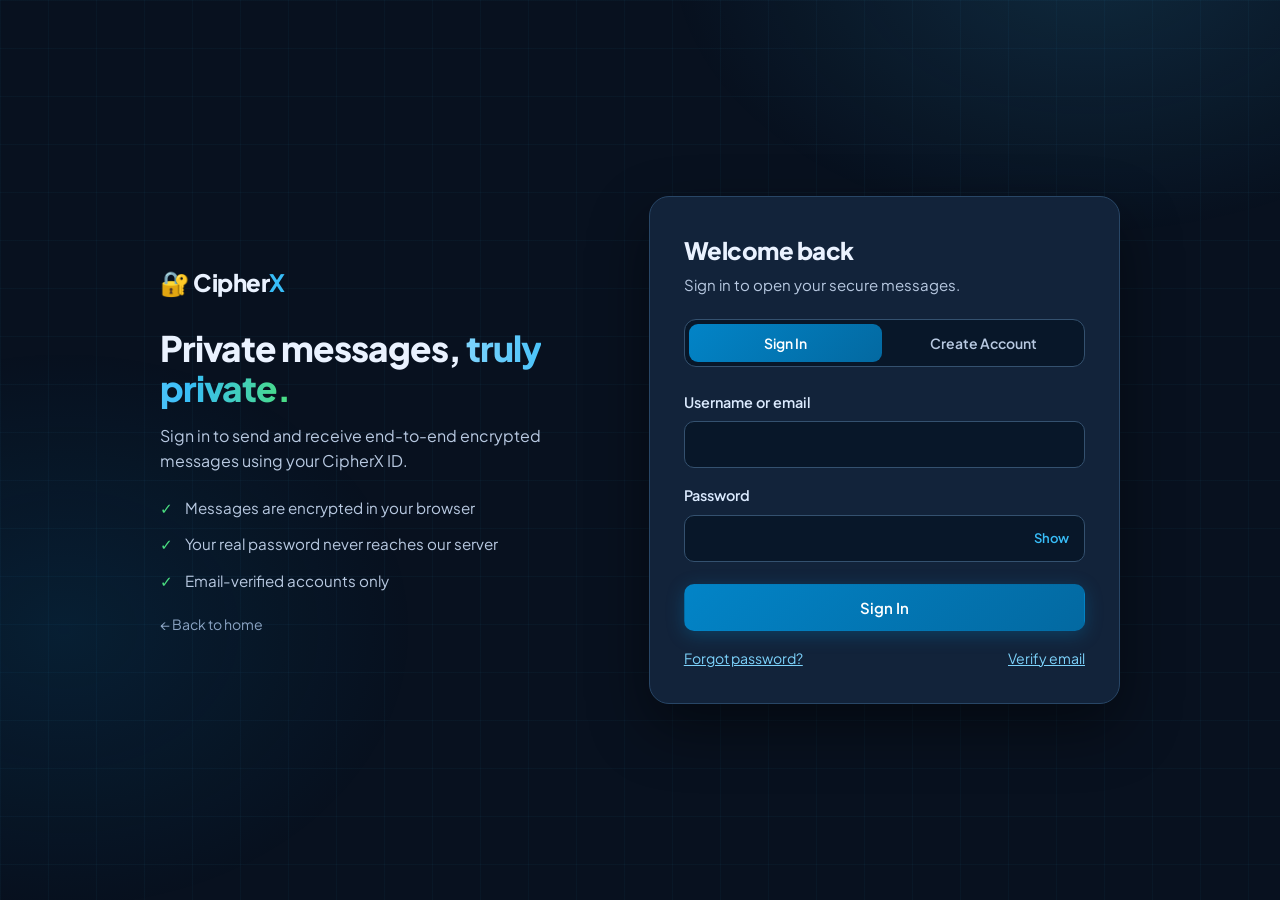
<file: receiver.html>
<!DOCTYPE html>
<html lang="en">
<head>
<meta charset="UTF-8">
<meta name="viewport" content="width=device-width, initial-scale=1.0">
<title>CipherX - Receive &amp; Decrypt</title>
<link rel="preconnect" href="https://fonts.googleapis.com">
<link rel="preconnect" href="https://fonts.gstatic.com" crossorigin>
<link href="https://fonts.googleapis.com/css2?family=Plus+Jakarta+Sans:wght@400;500;600;700;800&family=JetBrains+Mono:wght@400;600&display=swap" rel="stylesheet">
<style>
:root{--bg:#08111f;--bg2:#0d1a2e;--card:#12233a;--line:#284666;--tx:#eaf2ff;--tx2:#b8c9e1;--mut:#8aa3c2;--cy:#38bdf8;--bl:#0284c7;--gr:#4ade80;--ye:#fbbf24;--r:16px}
*{margin:0;padding:0;box-sizing:border-box}
body{font-family:'Plus Jakarta Sans',system-ui,sans-serif;background:var(--bg);color:var(--tx);line-height:1.65;overflow-x:hidden;min-height:100vh}
body::before{content:"";position:fixed;inset:0;z-index:-1;background:
 radial-gradient(600px 400px at 85% -5%,rgba(56,189,248,.14),transparent 70%),
 radial-gradient(500px 400px at 5% 60%,rgba(2,132,199,.12),transparent 70%),
 linear-gradient(rgba(56,189,248,.04) 1px,transparent 1px) 0 0/48px 48px,
 linear-gradient(90deg,rgba(56,189,248,.04) 1px,transparent 1px) 0 0/48px 48px}
a{color:inherit;text-decoration:none}
:focus-visible{outline:2px solid var(--cy);outline-offset:3px;border-radius:6px}
.wrap{max-width:1140px;margin:0 auto;padding:0 24px}
.hidden{display:none!important}

/* NAV */
.navbar{position:sticky;top:0;z-index:100;background:rgba(8,17,31,.82);backdrop-filter:blur(14px);-webkit-backdrop-filter:blur(14px);border-bottom:1px solid rgba(40,70,102,.6)}
.nav-in{display:flex;align-items:center;justify-content:space-between;height:68px;position:relative}
.brand{font-weight:800;font-size:1.3rem;letter-spacing:-.5px}
.brand b{color:var(--cy)}
.nav-links{display:flex;gap:30px}
.nav-links a{color:var(--tx2);font-size:14.5px;font-weight:500;transition:color .2s}
.nav-links a:hover,.nav-links a.active{color:var(--cy)}
.nav-actions{display:flex;align-items:center;gap:8px}
.theme-toggle-btn{background:transparent;border:1px solid var(--line);color:var(--tx);height:38px;border-radius:10px;font:600 13.5px 'Plus Jakarta Sans',sans-serif;cursor:pointer;transition:.2s}
.theme-toggle-btn:hover{border-color:var(--cy);color:var(--cy)}
.burger{display:none;width:40px;padding:0;font-size:18px}

/* BUTTONS */
.btn{display:inline-flex;align-items:center;justify-content:center;gap:8px;padding:13px 24px;border-radius:10px;border:1px solid transparent;font:600 15px 'Plus Jakarta Sans',sans-serif;cursor:pointer;transition:.25s;background:linear-gradient(135deg,var(--bl),#0369a1);color:#fff;box-shadow:0 4px 18px rgba(2,132,199,.3)}
.btn:hover:not(:disabled){transform:translateY(-2px);box-shadow:0 8px 28px rgba(56,189,248,.35)}
.btn:disabled{cursor:not-allowed}
.btn.ghost{background:transparent;border-color:var(--line);color:var(--tx);box-shadow:none}
.btn.ghost:hover:not(:disabled){border-color:var(--cy);color:var(--cy);background:rgba(56,189,248,.08)}
.btn.full{width:100%;margin-top:20px}

/* PAGE */
.page{padding:56px 0 30px}
.head{margin-bottom:34px}
.eyebrow{display:inline-block;font:600 12px 'JetBrains Mono',monospace;letter-spacing:1.5px;color:var(--cy);background:rgba(56,189,248,.1);border:1px solid rgba(56,189,248,.3);padding:5px 12px;border-radius:99px;margin-bottom:14px}
h1{font-size:clamp(1.9rem,4vw,2.6rem);font-weight:800;letter-spacing:-1px;line-height:1.15;margin-bottom:10px}
.grad{background:linear-gradient(90deg,#7dd3fc,#38bdf8 50%,#4ade80);-webkit-background-clip:text;background-clip:text;color:transparent}
.lead{color:var(--tx2);max-width:640px}
.layout{display:grid;grid-template-columns:1.5fr 1fr;gap:26px;align-items:start}

/* PANEL + FORM */
.panel{background:var(--card);border:1px solid var(--line);border-radius:20px;padding:32px;box-shadow:0 20px 50px rgba(0,0,0,.35)}
label{display:flex;justify-content:space-between;align-items:baseline;font-weight:600;font-size:.92rem;color:#dbeafe;margin:0 0 8px}
.hint{font:400 12px 'JetBrains Mono',monospace;color:var(--mut)}
input,textarea{width:100%;padding:14px 16px;background:#081729;border:1px solid #34516f;border-radius:10px;color:var(--tx);font:15px 'Plus Jakarta Sans',sans-serif;outline:none;transition:.25s}
input:focus,textarea:focus{border-color:var(--cy);box-shadow:0 0 0 3px rgba(56,189,248,.18)}
textarea{min-height:130px;resize:vertical}
textarea[readonly]{font-family:'JetBrains Mono',monospace;font-size:12.5px;color:var(--mut);min-height:110px}
#decryptedMessage{font-family:'Plus Jakarta Sans',sans-serif;font-size:15px;color:var(--tx);text-align:left;min-height:120px}
.pw{position:relative}
.pw input{padding-right:70px}
.pw button{position:absolute;right:8px;top:50%;transform:translateY(-50%);background:none;border:0;color:var(--cy);font:600 13px 'Plus Jakarta Sans',sans-serif;cursor:pointer;padding:6px 10px}

/* RESULTS */
.result{margin-top:28px;padding-top:26px;border-top:1px solid #34516f;animation:rise .4s ease-out}
@keyframes rise{from{opacity:0;transform:translateY(10px)}to{opacity:1;transform:none}}
.tag{font:600 11px 'JetBrains Mono',monospace;color:var(--gr);background:rgba(74,222,128,.1);border:1px solid rgba(74,222,128,.3);padding:3px 9px;border-radius:99px}
.success-result-card{text-align:center;background:rgba(74,222,128,.06);border:1px solid rgba(74,222,128,.3);border-radius:14px;padding:26px 22px}
.success-icon-badge{font-size:34px;margin-bottom:6px}
.success-result-card h3{color:var(--gr);margin-bottom:6px}
.success-result-card p{color:var(--tx2);font-size:.94rem;margin-bottom:16px}
.actions{display:flex;gap:10px;margin-top:14px}
.actions .btn{flex:1}
.status{margin-top:20px;font-size:14px;color:var(--ye);background:rgba(251,191,36,.08);border:1px solid rgba(251,191,36,.25);border-radius:10px;padding:11px 14px;overflow-wrap:anywhere}
.status:empty{display:none}

/* SIDEBAR */
.side{display:grid;gap:18px}
.info{background:#0b1a2d;border:1px solid rgba(56,189,248,.18);border-radius:var(--r);padding:22px}
.info h3{font-size:1rem;margin-bottom:12px;color:#dff1ff}
.info ol,.info ul{padding-left:20px;color:var(--tx2);font-size:.92rem;display:grid;gap:8px}
.info li::marker{color:var(--cy);font-weight:700}
.info.accent{border-color:rgba(56,189,248,.45);background:linear-gradient(160deg,#0f2b4a,#0b1a2d)}
.info.accent p{color:var(--tx2);font-size:.92rem;margin-bottom:14px}

/* FOOTER */
footer{border-top:1px solid rgba(40,70,102,.6);padding:30px 0;margin-top:50px;color:var(--mut);font-size:14px}
.foot{display:flex;justify-content:space-between;flex-wrap:wrap;gap:14px}
.foot div{display:flex;gap:22px}
.foot a:hover{color:var(--cy)}

@media(max-width:900px){
 .layout{grid-template-columns:1fr}
 .nav-links{display:none;position:absolute;top:68px;left:-24px;right:-24px;flex-direction:column;gap:0;background:var(--bg2);border-bottom:1px solid var(--line);padding:8px 24px 16px}
 .nav-links.open{display:flex}.nav-links a{padding:12px 0}
 .burger{display:block}
}
@media(max-width:560px){.panel{padding:24px 18px}.actions{flex-direction:column}}
@media(prefers-reduced-motion:reduce){*{animation:none!important;transition:none!important}}
</style>
</head>
<body>

<nav class="navbar" aria-label="Main">
  <div class="wrap nav-in">
    <a href="index.html" class="brand">🔐 Cipher<b>X</b></a>
    <div class="nav-links" id="navLinks">
      <a href="index.html">Home</a>
      <a href="sender.html">Send</a>
      <a href="receiver.html" class="active">Receive</a>
      <a href="learn.html">Learn</a>
    </div>
    <div class="nav-actions">
      <button class="theme-toggle-btn burger" id="burger" aria-label="Toggle menu" aria-expanded="false">☰</button>
    </div>
  </div>
</nav>

<main class="page">
  <div class="wrap">
    <div class="head">
      <span class="eyebrow">PASSPHRASE DECRYPTION</span>
      <h1>Receive &amp; <span class="grad">decrypt a message</span></h1>
      <p class="lead">Enter the Message ID you were given, retrieve the encrypted message, then use the secret passphrase to unlock it. Decryption happens only in your browser.</p>
    </div>

    <div class="layout">
      <section class="panel" aria-label="Decrypt a message">

        <div>
          <label for="messageId"><span>Message ID</span><span class="hint">from the sender</span></label>
          <input type="text" id="messageId" autocomplete="off" spellcheck="false" placeholder="Paste the Message ID">
        </div>
        <button id="fetchBtn" class="btn full">📥 Retrieve message</button>

        <div id="encryptedSection" class="result hidden">
          <label><span>Encrypted ciphertext</span><span class="tag">RETRIEVED</span></label>
          <textarea id="encryptedMessage" readonly placeholder="Fetched ciphertext appears here..."></textarea>

          <div style="margin-top:22px">
            <label for="secretKey"><span>Secret passphrase</span><span class="hint">never sent to the server</span></label>
            <div class="pw">
              <input type="password" id="secretKey" autocomplete="off" placeholder="Enter the passphrase">
              <button type="button" id="showPw" aria-label="Show or hide passphrase">Show</button>
            </div>
          </div>
          <button id="decryptBtn" class="btn full">🔓 Decrypt message</button>
        </div>

        <div id="decryptedSection" class="result hidden success-result-card">
          <div class="success-icon-badge">🔓</div>
          <h3>Message decrypted</h3>
          <p>Integrity verified. The message was not altered in transit.</p>
          <textarea id="decryptedMessage" readonly placeholder="Decrypted text..."></textarea>
          <div class="actions">
            <button type="button" class="btn ghost" id="copyPlain">Copy text</button>
            <button type="button" class="btn ghost" id="clearAll">Clear screen</button>
          </div>
        </div>

        <p id="status" class="status" role="status" aria-live="polite"></p>
      </section>

      <aside class="side">
        <div class="info">
          <h3>How it works</h3>
          <ol>
            <li>Paste the Message ID and retrieve the ciphertext.</li>
            <li>The ciphertext is unreadable without the passphrase.</li>
            <li>Enter the passphrase. Your browser unlocks the message.</li>
          </ol>
        </div>
        <div class="info">
          <h3>Decryption failed?</h3>
          <ul>
            <li>Check the passphrase for typos and capital letters.</li>
            <li>Confirm the Message ID is complete, with no spaces.</li>
            <li>A changed message will always fail. That is by design.</li>
          </ul>
        </div>
        <div class="info accent">
          <h3>Messages sent to your ID</h3>
          <p>Direct account messages appear in your inbox. No passphrase is needed.</p>
          <a href="dashboard.html" class="btn ghost" style="width:100%">Open Messages →</a>
        </div>
      </aside>
    </div>
  </div>
</main>

<footer>
  <div class="wrap foot">
    <span>© <span id="yr">2026</span> CipherX · Secure Messaging &amp; Cybersecurity Lab</span>
    <div><a href="learn.html">Learn</a><a href="sender.html">Send</a><a href="dashboard.html">Messages</a></div>
  </div>
</footer>

<script src="api.js"></script>
<script src="auth.js"></script>
<script src="receiver.js"></script>
<script>
(function () {
  var $ = function (id) { return document.getElementById(id); };
  $("yr").textContent = new Date().getFullYear();

  // Mobile menu
  $("burger").addEventListener("click", function () {
    var open = $("navLinks").classList.toggle("open");
    this.setAttribute("aria-expanded", open);
  });

  // Prefill the ID from a link such as receiver.html?id=XXXX
  var pre = new URLSearchParams(location.search).get("id");
  if (pre) $("messageId").value = pre.trim();

  // Show / hide passphrase
  $("showPw").addEventListener("click", function () {
    var f = $("secretKey"), show = f.type === "password";
    f.type = show ? "text" : "password";
    this.textContent = show ? "Hide" : "Show";
  });

  // Copy decrypted text
  $("copyPlain").addEventListener("click", async function () {
    var btn = this, old = btn.textContent;
    try {
      await navigator.clipboard.writeText($("decryptedMessage").value);
      btn.textContent = "Copied ✓";
    } catch (e) {
      btn.textContent = "Copy failed";
    }
    setTimeout(function () { btn.textContent = old; }, 1600);
  });

  // Wipe decrypted content from the screen
  $("clearAll").addEventListener("click", function () {
    $("decryptedMessage").value = "";
    $("secretKey").value = "";
    $("decryptedSection").classList.add("hidden");
    $("status").textContent = "Screen cleared.";
  });
})();
</script>
</body>
</html>
</file>
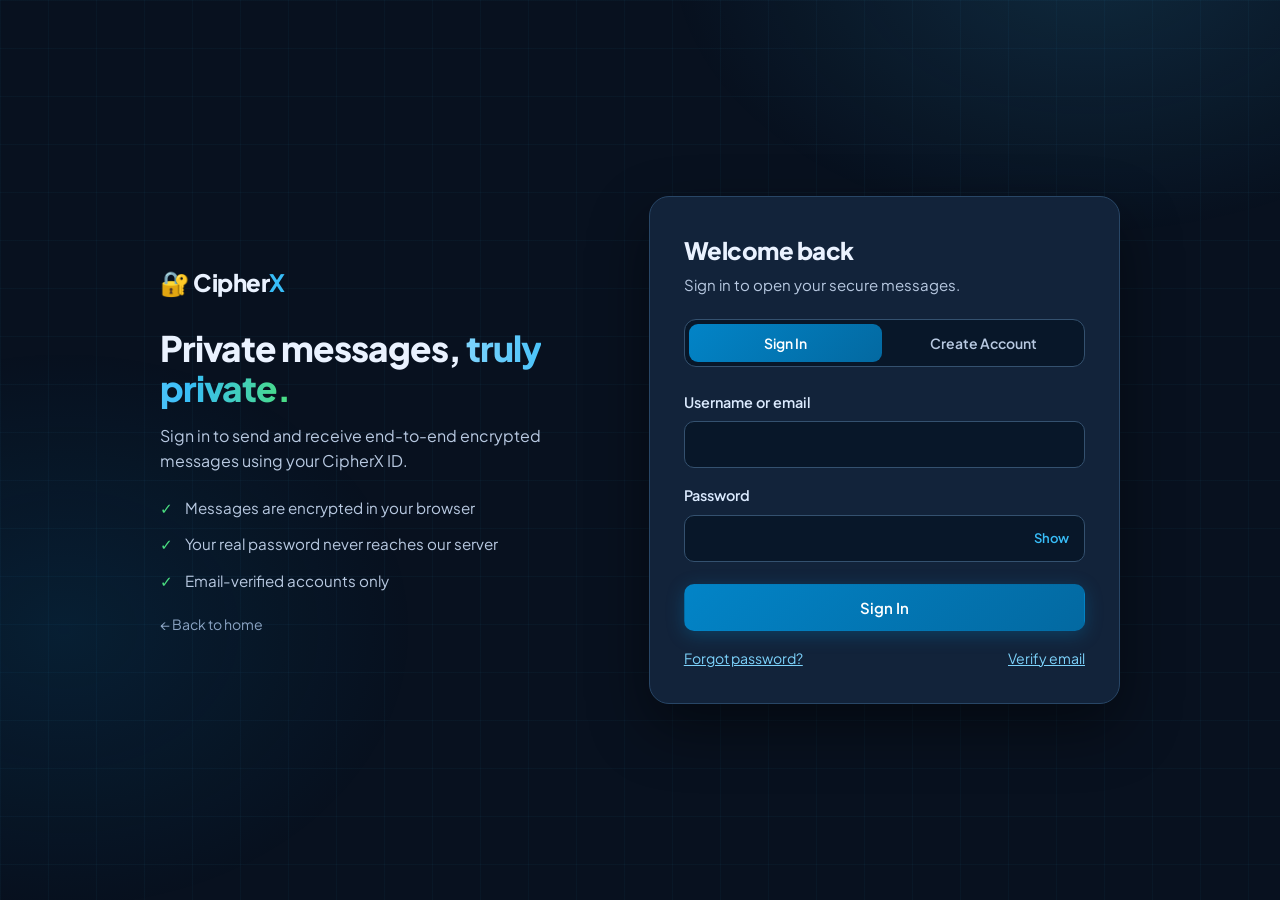
<file: sender.html>
<!DOCTYPE html>
<html lang="en">
<head>
<meta charset="UTF-8">
<meta name="viewport" content="width=device-width, initial-scale=1.0">
<title>CipherX - Encrypt &amp; Send</title>
<link rel="preconnect" href="https://fonts.googleapis.com">
<link rel="preconnect" href="https://fonts.gstatic.com" crossorigin>
<link href="https://fonts.googleapis.com/css2?family=Plus+Jakarta+Sans:wght@400;500;600;700;800&family=JetBrains+Mono:wght@400;600&display=swap" rel="stylesheet">
<style>
:root{--bg:#08111f;--bg2:#0d1a2e;--card:#12233a;--line:#284666;--tx:#eaf2ff;--tx2:#b8c9e1;--mut:#8aa3c2;--cy:#38bdf8;--bl:#0284c7;--gr:#4ade80;--ye:#fbbf24;--r:16px}
*{margin:0;padding:0;box-sizing:border-box}
body{font-family:'Plus Jakarta Sans',system-ui,sans-serif;background:var(--bg);color:var(--tx);line-height:1.65;overflow-x:hidden;min-height:100vh}
body::before{content:"";position:fixed;inset:0;z-index:-1;background:
 radial-gradient(600px 400px at 85% -5%,rgba(56,189,248,.14),transparent 70%),
 radial-gradient(500px 400px at 5% 60%,rgba(2,132,199,.12),transparent 70%),
 linear-gradient(rgba(56,189,248,.04) 1px,transparent 1px) 0 0/48px 48px,
 linear-gradient(90deg,rgba(56,189,248,.04) 1px,transparent 1px) 0 0/48px 48px}
a{color:inherit;text-decoration:none}
:focus-visible{outline:2px solid var(--cy);outline-offset:3px;border-radius:6px}
.wrap{max-width:1140px;margin:0 auto;padding:0 24px}
.hidden{display:none!important}

/* NAV */
.navbar{position:sticky;top:0;z-index:100;background:rgba(8,17,31,.82);backdrop-filter:blur(14px);-webkit-backdrop-filter:blur(14px);border-bottom:1px solid rgba(40,70,102,.6)}
.nav-in{display:flex;align-items:center;justify-content:space-between;height:68px;position:relative}
.brand{font-weight:800;font-size:1.3rem;letter-spacing:-.5px}
.brand b{color:var(--cy)}
.nav-links{display:flex;gap:30px}
.nav-links a{color:var(--tx2);font-size:14.5px;font-weight:500;transition:color .2s}
.nav-links a:hover,.nav-links a.active{color:var(--cy)}
.nav-actions{display:flex;align-items:center;gap:8px}
.theme-toggle-btn{background:transparent;border:1px solid var(--line);color:var(--tx);height:38px;border-radius:10px;font:600 13.5px inherit;font-family:inherit;cursor:pointer;transition:.2s}
.theme-toggle-btn:hover{border-color:var(--cy);color:var(--cy)}
.burger{display:none;width:40px;padding:0;font-size:18px}

/* BUTTONS */
.btn{display:inline-flex;align-items:center;justify-content:center;gap:8px;padding:13px 24px;border-radius:10px;border:1px solid transparent;font:600 15px inherit;font-family:inherit;cursor:pointer;transition:.25s;background:linear-gradient(135deg,var(--bl),#0369a1);color:#fff;box-shadow:0 4px 18px rgba(2,132,199,.3)}
.btn:hover:not(:disabled){transform:translateY(-2px);box-shadow:0 8px 28px rgba(56,189,248,.35)}
.btn:disabled{cursor:not-allowed}
.btn.ghost{background:transparent;border-color:var(--line);color:var(--tx);box-shadow:none}
.btn.ghost:hover{border-color:var(--cy);color:var(--cy);background:rgba(56,189,248,.08)}
.btn.full{width:100%;margin-top:20px}

/* PAGE */
.page{padding:56px 0 30px}
.head{margin-bottom:34px}
.eyebrow{display:inline-block;font:600 12px 'JetBrains Mono',monospace;letter-spacing:1.5px;color:var(--cy);background:rgba(56,189,248,.1);border:1px solid rgba(56,189,248,.3);padding:5px 12px;border-radius:99px;margin-bottom:14px}
h1{font-size:clamp(1.9rem,4vw,2.6rem);font-weight:800;letter-spacing:-1px;line-height:1.15;margin-bottom:10px}
.grad{background:linear-gradient(90deg,#7dd3fc,#38bdf8 50%,#4ade80);-webkit-background-clip:text;background-clip:text;color:transparent}
.lead{color:var(--tx2);max-width:620px}
.layout{display:grid;grid-template-columns:1.5fr 1fr;gap:26px;align-items:start}

/* FORM CARD */
.panel{background:var(--card);border:1px solid var(--line);border-radius:20px;padding:32px;box-shadow:0 20px 50px rgba(0,0,0,.35)}
label{display:flex;justify-content:space-between;align-items:baseline;font-weight:600;font-size:.92rem;color:#dbeafe;margin:0 0 8px}
.hint{font:400 12px 'JetBrains Mono',monospace;color:var(--mut)}
.field{margin-bottom:22px}
input,textarea{width:100%;padding:14px 16px;background:#081729;border:1px solid #34516f;border-radius:10px;color:var(--tx);font:15px inherit;font-family:inherit;outline:none;transition:.25s}
input:focus,textarea:focus{border-color:var(--cy);box-shadow:0 0 0 3px rgba(56,189,248,.18)}
textarea{min-height:140px;resize:vertical}
textarea[readonly]{font-family:'JetBrains Mono',monospace;font-size:12.5px;color:var(--mut);min-height:110px}
.pw{position:relative}
.pw input{padding-right:70px}
.pw button{position:absolute;right:8px;top:50%;transform:translateY(-50%);background:none;border:0;color:var(--cy);font:600 13px inherit;font-family:inherit;cursor:pointer;padding:6px 10px}
.meter{height:5px;background:#0b1a2d;border-radius:99px;margin-top:10px;overflow:hidden}
.meter i{display:block;height:100%;width:0;border-radius:99px;transition:.3s}
.meter-txt{font-size:12px;color:var(--mut);margin-top:6px;min-height:18px}
.count{text-align:right;font:12px 'JetBrains Mono',monospace;color:var(--mut);margin-top:6px}

/* RESULTS */
.result{margin-top:28px;padding-top:26px;border-top:1px solid #34516f;animation:in .4s ease-out}
@keyframes in{from{opacity:0;transform:translateY(10px)}to{opacity:1;transform:none}}
.tag{font:600 11px 'JetBrains Mono',monospace;color:var(--gr);background:rgba(74,222,128,.1);border:1px solid rgba(74,222,128,.3);padding:3px 9px;border-radius:99px}
.success-result-card{text-align:center;background:rgba(74,222,128,.06);border:1px solid rgba(74,222,128,.3);border-radius:14px;padding:26px 22px}
.success-icon-badge{font-size:34px;margin-bottom:6px}
.success-result-card h3{color:var(--gr);margin-bottom:6px}
.success-result-card p{color:var(--tx2);font-size:.94rem;margin-bottom:18px}
.copy-input-group{display:flex;gap:10px}
.copy-input-group input{font-family:'JetBrains Mono',monospace;font-size:13px;text-align:center}
.copy-input-group .btn{padding:12px 20px;white-space:nowrap}
.status{margin-top:20px;font-size:14px;color:var(--ye);background:rgba(251,191,36,.08);border:1px solid rgba(251,191,36,.25);border-radius:10px;padding:11px 14px;overflow-wrap:anywhere}
.status:empty{display:none}

/* SIDEBAR */
.side{display:grid;gap:18px}
.info{background:#0b1a2d;border:1px solid rgba(56,189,248,.18);border-radius:var(--r);padding:22px}
.info h3{font-size:1rem;margin-bottom:12px;color:#dff1ff}
.info ol,.info ul{padding-left:20px;color:var(--tx2);font-size:.92rem;display:grid;gap:8px}
.info li::marker{color:var(--cy);font-weight:700}
.info.accent{border-color:rgba(56,189,248,.45);background:linear-gradient(160deg,#0f2b4a,#0b1a2d)}
.info.accent p{color:var(--tx2);font-size:.92rem;margin-bottom:14px}

/* FOOTER */
footer{border-top:1px solid rgba(40,70,102,.6);padding:30px 0;margin-top:50px;color:var(--mut);font-size:14px}
.foot{display:flex;justify-content:space-between;flex-wrap:wrap;gap:14px}
.foot div{display:flex;gap:22px}
.foot a:hover{color:var(--cy)}

@media(max-width:900px){
 .layout{grid-template-columns:1fr}
 .nav-links{display:none;position:absolute;top:68px;left:-24px;right:-24px;flex-direction:column;gap:0;background:var(--bg2);border-bottom:1px solid var(--line);padding:8px 24px 16px}
 .nav-links.open{display:flex}.nav-links a{padding:12px 0}
 .burger{display:block}
}
@media(max-width:560px){.panel{padding:24px 18px}.copy-input-group{flex-direction:column}}
@media(prefers-reduced-motion:reduce){*{animation:none!important;transition:none!important}}
</style>
</head>
<body>

<nav class="navbar" aria-label="Main">
  <div class="wrap nav-in">
    <a href="index.html" class="brand">🔐 Cipher<b>X</b></a>
    <div class="nav-links" id="navLinks">
      <a href="index.html">Home</a>
      <a href="sender.html" class="active">Send</a>
      <a href="receiver.html">Receive</a>
      <a href="learn.html">Learn</a>
    </div>
    <div class="nav-actions">
      <button class="theme-toggle-btn burger" id="burger" aria-label="Toggle menu" aria-expanded="false">☰</button>
    </div>
  </div>
</nav>

<main class="page">
  <div class="wrap">
    <div class="head">
      <span class="eyebrow">PASSPHRASE ENCRYPTION</span>
      <h1>Encrypt &amp; <span class="grad">send a message</span></h1>
      <p class="lead">Encrypt text in your browser with a secret passphrase, store it, and share the Message ID. The receiver needs the ID <em>and</em> the passphrase to read it.</p>
    </div>

    <div class="layout">
      <section class="panel" aria-label="Encrypt a message">

        <div class="field">
          <label for="message"><span>Your message</span><span class="hint" id="count">0 / 50000</span></label>
          <textarea id="message" maxlength="50000" placeholder="Type your confidential message here..."></textarea>
        </div>

        <div class="field" style="margin-bottom:0">
          <label for="secretKey"><span>Secret passphrase</span><span class="hint">never sent to the server</span></label>
          <div class="pw">
            <input type="password" id="secretKey" autocomplete="new-password" placeholder="Choose a strong passphrase">
            <button type="button" id="showPw" aria-label="Show or hide passphrase">Show</button>
          </div>
          <div class="meter"><i id="meterBar"></i></div>
          <div class="meter-txt" id="meterTxt"></div>
        </div>

        <button id="encryptBtn" class="btn full">🔒 Encrypt message</button>

        <div id="encryptedSection" class="result hidden">
          <label><span>Encrypted ciphertext</span><span class="tag">AES-256-GCM</span></label>
          <textarea id="encryptedMessage" readonly placeholder="Encrypted output appears here..."></textarea>
          <button id="sendBtn" class="btn full">📡 Store &amp; get Message ID</button>
        </div>

        <div id="sendResult" class="result hidden success-result-card">
          <div class="success-icon-badge">✅</div>
          <h3>Message stored securely</h3>
          <p>Share this Message ID with the receiver. Give them the passphrase through a <strong>different</strong> channel.</p>
          <div class="copy-input-group">
            <input type="text" id="messageId" readonly placeholder="Message ID">
            <button id="copyBtn" class="btn ghost">Copy ID</button>
          </div>
        </div>

        <p id="status" class="status" role="status" aria-live="polite"></p>
      </section>

      <aside class="side">
        <div class="info">
          <h3>How it works</h3>
          <ol>
            <li>Write your message and choose a passphrase.</li>
            <li>Your browser encrypts it. The passphrase stays on your device.</li>
            <li>The unreadable ciphertext is stored and you get a Message ID.</li>
            <li>The receiver enters the ID, then the passphrase, to decrypt.</li>
          </ol>
        </div>
        <div class="info">
          <h3>Safety tips</h3>
          <ul>
            <li>Use 12+ characters, mixing words, numbers and symbols.</li>
            <li>Never send the ID and passphrase in the same message.</li>
            <li>If the passphrase is lost, the message cannot be recovered.</li>
          </ul>
        </div>
        <div class="info accent">
          <h3>Want account-to-account chat?</h3>
          <p>Message a person directly by their CipherX ID, with no passphrase to share.</p>
          <a href="dashboard.html" class="btn ghost" style="width:100%">Open Messages →</a>
        </div>
      </aside>
    </div>
  </div>
</main>

<footer>
  <div class="wrap foot">
    <span>© <span id="yr">2026</span> CipherX · Secure Messaging &amp; Cybersecurity Lab</span>
    <div><a href="learn.html">Learn</a><a href="receiver.html">Receive</a><a href="dashboard.html">Messages</a></div>
  </div>
</footer>

<script src="api.js"></script>
<script src="auth.js"></script>
<script src="sender.js"></script>
<script>
(function () {
  var $ = function (id) { return document.getElementById(id); };
  $("yr").textContent = new Date().getFullYear();

  // Mobile menu
  $("burger").addEventListener("click", function () {
    var open = $("navLinks").classList.toggle("open");
    this.setAttribute("aria-expanded", open);
  });

  // Character counter
  $("message").addEventListener("input", function () {
    $("count").textContent = this.value.length + " / 50000";
  });

  // Show / hide passphrase
  $("showPw").addEventListener("click", function () {
    var f = $("secretKey"), show = f.type === "password";
    f.type = show ? "text" : "password";
    this.textContent = show ? "Hide" : "Show";
  });

  // Passphrase strength meter
  $("secretKey").addEventListener("input", function () {
    var v = this.value, s = 0;
    if (v.length >= 8) s++;
    if (v.length >= 12) s++;
    if (/[a-z]/.test(v) && /[A-Z]/.test(v)) s++;
    if (/\d/.test(v)) s++;
    if (/[^A-Za-z0-9]/.test(v)) s++;
    var L = [["8%", "#f87171", "Very weak"], ["25%", "#f87171", "Weak"], ["50%", "#fbbf24", "Fair"],
             ["75%", "#38bdf8", "Good"], ["100%", "#4ade80", "Strong"], ["100%", "#4ade80", "Excellent"]];
    var bar = $("meterBar"), txt = $("meterTxt");
    if (!v) { bar.style.width = "0"; txt.textContent = ""; return; }
    bar.style.width = L[s][0]; bar.style.background = L[s][1]; txt.textContent = L[s][2];
  });
})();
</script>
</body>
</html>
</file>
<file: style.css>
/* ==========================================================================
   CipherX - Base stylesheet
   Used by: login.html, dashboard.html, forgot.html (load BEFORE app.css)
   ========================================================================== */

/* --- DESIGN TOKENS --- */
:root {
    --bg-primary: #08111f;
    --bg-secondary: #0d1a2e;
    --card-bg: #12233a;
    --border-color: #284666;
    --border-hover: #38bdf8;

    --text-primary: #eaf2ff;
    --text-secondary: #b8c9e1;
    --text-muted: #8aa3c2;

    --accent-cyan: #38bdf8;
    --accent-blue: #0284c7;
    --accent-dark-blue: #0369a1;
    --accent-green: #4ade80;
    --accent-yellow: #fbbf24;

    --radius: 16px;
    --transition-smooth: all 0.25s cubic-bezier(0.4, 0, 0.2, 1);
}

/* --- RESET & BASE --- */
*,
*::before,
*::after {
    margin: 0;
    padding: 0;
    box-sizing: border-box;
}

html {
    scroll-behavior: smooth;
}

body {
    font-family: 'Plus Jakarta Sans', system-ui, -apple-system, 'Segoe UI', Arial, sans-serif;
    background: var(--bg-primary);
    color: var(--text-primary);
    line-height: 1.65;
    min-height: 100vh;
    overflow-x: hidden;
}

/* Ambient grid + glow background */
body::before {
    content: "";
    position: fixed;
    inset: 0;
    z-index: -1;
    background:
        radial-gradient(600px 400px at 85% -5%, rgba(56, 189, 248, 0.14), transparent 70%),
        radial-gradient(500px 400px at 5% 60%, rgba(2, 132, 199, 0.12), transparent 70%),
        linear-gradient(rgba(56, 189, 248, 0.04) 1px, transparent 1px) 0 0 / 48px 48px,
        linear-gradient(90deg, rgba(56, 189, 248, 0.04) 1px, transparent 1px) 0 0 / 48px 48px;
}

a {
    color: inherit;
    text-decoration: none;
}

::selection {
    background: rgba(56, 189, 248, 0.35);
    color: #fff;
}

:focus-visible {
    outline: 2px solid var(--accent-cyan);
    outline-offset: 3px;
    border-radius: 6px;
}

/* --- NAVIGATION (dashboard) --- */
.navbar {
    display: flex;
    justify-content: space-between;
    align-items: center;
    gap: 16px;
    padding: 0 7%;
    min-height: 68px;
    background: rgba(8, 17, 31, 0.82);
    backdrop-filter: blur(14px);
    -webkit-backdrop-filter: blur(14px);
    border-bottom: 1px solid rgba(40, 70, 102, 0.6);
    position: sticky;
    top: 0;
    z-index: 1000;
}

.nav-brand h2 {
    font-size: 1.3rem;
    font-weight: 800;
    letter-spacing: -0.5px;
    color: var(--text-primary);
    display: flex;
    align-items: center;
    gap: 6px;
}

.nav-brand h2 span {
    color: var(--accent-cyan);
}

.nav-links {
    display: flex;
    gap: 28px;
}

.nav-links a {
    color: var(--text-secondary);
    font-size: 14.5px;
    font-weight: 500;
    position: relative;
    padding: 4px 0;
    transition: var(--transition-smooth);
}

.nav-links a::after {
    content: "";
    position: absolute;
    left: 0;
    bottom: -2px;
    width: 0;
    height: 2px;
    background: var(--accent-cyan);
    border-radius: 2px;
    transition: var(--transition-smooth);
}

.nav-links a:hover,
.nav-links a.active {
    color: var(--accent-cyan);
}

.nav-links a:hover::after,
.nav-links a.active::after {
    width: 100%;
}

.nav-actions {
    display: flex;
    align-items: center;
    gap: 8px;
}

.theme-toggle-btn {
    background: transparent;
    border: 1px solid var(--border-color);
    color: var(--text-primary);
    height: 38px;
    padding: 0 14px;
    border-radius: 10px;
    font: 600 13.5px 'Plus Jakarta Sans', sans-serif;
    cursor: pointer;
    transition: var(--transition-smooth);
}

.theme-toggle-btn:hover {
    border-color: var(--accent-cyan);
    color: var(--accent-cyan);
}

/* --- BUTTONS --- */
.btn {
    display: inline-flex;
    align-items: center;
    justify-content: center;
    gap: 8px;
    padding: 13px 24px;
    border: 1px solid transparent;
    border-radius: 10px;
    background: linear-gradient(135deg, var(--accent-blue), var(--accent-dark-blue));
    color: #fff;
    font: 600 15px 'Plus Jakarta Sans', sans-serif;
    cursor: pointer;
    transition: var(--transition-smooth);
    box-shadow: 0 4px 18px rgba(2, 132, 199, 0.3);
}

.btn:hover:not(:disabled) {
    transform: translateY(-2px);
    box-shadow: 0 8px 28px rgba(56, 189, 248, 0.35);
}

.btn:disabled {
    opacity: 0.6;
    cursor: not-allowed;
}

.btn-outline,
.btn.ghost {
    background: transparent;
    border-color: var(--border-color);
    color: var(--text-primary);
    box-shadow: none;
}

.btn-outline:hover:not(:disabled),
.btn.ghost:hover:not(:disabled) {
    border-color: var(--accent-cyan);
    color: var(--accent-cyan);
    background: rgba(56, 189, 248, 0.08);
}

/* --- LAYOUT: centered card pages (login, forgot, dashboard) --- */
.container {
    width: 100%;
    padding: 56px 20px;
    display: flex;
    justify-content: center;
}

.message-box,
.glass-card {
    background: var(--card-bg);
    border: 1px solid var(--border-color);
    border-radius: 20px;
}

.message-box {
    width: 100%;
    max-width: 480px;
    padding: 36px;
    box-shadow: 0 20px 50px rgba(0, 0, 0, 0.4);
}

.message-box h1 {
    font-size: 1.75rem;
    font-weight: 800;
    letter-spacing: -0.5px;
    color: var(--text-primary);
    margin-bottom: 8px;
}

.message-box > p {
    color: var(--text-secondary);
    margin-bottom: 24px;
    font-size: 0.97rem;
}

.message-box .btn {
    width: 100%;
    margin-top: 20px;
}

.glass-panel {
    background: rgba(8, 17, 31, 0.82);
}

/* --- FORMS --- */
label {
    display: block;
    margin: 18px 0 8px;
    font-weight: 600;
    font-size: 0.92rem;
    color: #dbeafe;
}

input,
textarea {
    width: 100%;
    padding: 14px 16px;
    background: #081729;
    border: 1px solid #34516f;
    border-radius: 10px;
    color: var(--text-primary);
    font: 15px 'Plus Jakarta Sans', sans-serif;
    outline: none;
    transition: var(--transition-smooth);
}

input::placeholder,
textarea::placeholder {
    color: #5f7a99;
}

input:focus,
textarea:focus {
    border-color: var(--accent-cyan);
    box-shadow: 0 0 0 3px rgba(56, 189, 248, 0.18);
    background: #0a1c33;
}

textarea {
    min-height: 130px;
    resize: vertical;
}

/* --- STATUS MESSAGES (colour variants live in app.css: .ok / .error) --- */
.status {
    margin-top: 20px;
    font-size: 14px;
    font-weight: 500;
    color: var(--accent-yellow);
    background: rgba(251, 191, 36, 0.08);
    border: 1px solid rgba(251, 191, 36, 0.25);
    border-radius: 10px;
    padding: 11px 14px;
    overflow-wrap: anywhere;
}

.status:empty {
    display: none;
}

code {
    font-family: 'JetBrains Mono', monospace;
    font-size: 0.88em;
    color: var(--accent-cyan);
}

/* --- SCROLLBAR --- */
::-webkit-scrollbar {
    width: 10px;
    height: 10px;
}

::-webkit-scrollbar-track {
    background: var(--bg-primary);
}

::-webkit-scrollbar-thumb {
    background: #25405f;
    border-radius: 99px;
}

::-webkit-scrollbar-thumb:hover {
    background: #34628f;
}

/* --- RESPONSIVE --- */
@media (max-width: 768px) {
    .navbar {
        flex-direction: column;
        padding: 14px 16px;
        gap: 10px;
    }

    .nav-links {
        flex-wrap: wrap;
        justify-content: center;
        gap: 18px;
    }

    .container {
        padding: 36px 14px;
    }

    .message-box {
        padding: 26px 20px;
    }
}

@media (prefers-reduced-motion: reduce) {
    * {
        animation: none !important;
        transition: none !important;
    }

    html {
        scroll-behavior: auto;
    }
}
</file>
<file: app.css>
/* ==========================================================================
   CipherX - App stylesheet
   Used by: dashboard.html, forgot.html
   Load order: style.css FIRST, then app.css
   ========================================================================== */

/* --- UTILITIES --- */
.hidden {
    display: none !important;
}

.muted {
    color: var(--text-muted);
    text-align: center;
    padding: 28px 0;
    font-size: 0.95rem;
}

.link-btn {
    background: none;
    border: none;
    padding: 0;
    color: #7dd3fc;
    font: inherit;
    text-decoration: underline;
    text-underline-offset: 3px;
    cursor: pointer;
    transition: var(--transition-smooth);
}

.link-btn:hover {
    color: var(--accent-cyan);
}

.link-btn:disabled {
    color: var(--text-muted);
    text-decoration: none;
    cursor: not-allowed;
}

/* --- STATUS COLOURS (extend .status from style.css) --- */
.status.ok {
    color: var(--accent-green);
    background: rgba(74, 222, 128, 0.08);
    border-color: rgba(74, 222, 128, 0.3);
}

.status.error {
    color: #f87171;
    background: rgba(248, 113, 113, 0.08);
    border-color: rgba(248, 113, 113, 0.3);
}

/* --- TABS (Inbox / Sent / Compose) --- */
.tabs {
    display: flex;
    gap: 6px;
    margin-bottom: 24px;
    border-bottom: 1px solid var(--border-color);
    overflow-x: auto;
    scrollbar-width: none;
}

.tabs::-webkit-scrollbar {
    display: none;
}

.tab {
    flex: 0 0 auto;
    background: none;
    border: none;
    border-bottom: 2px solid transparent;
    margin-bottom: -1px;
    padding: 11px 18px;
    color: var(--text-secondary);
    font: 600 14px 'Plus Jakarta Sans', sans-serif;
    cursor: pointer;
    transition: var(--transition-smooth);
}

.tab:hover {
    color: var(--text-primary);
}

.tab.active {
    color: var(--accent-cyan);
    border-bottom-color: var(--accent-cyan);
}

/* --- USER ID BADGE --- */
.id-chip {
    display: flex;
    align-items: center;
    justify-content: space-between;
    flex-wrap: wrap;
    gap: 12px;
    margin-bottom: 24px;
    padding: 14px 18px;
    background: linear-gradient(160deg, #0f2b4a, #0b1a2d);
    border: 1px solid rgba(56, 189, 248, 0.4);
    border-radius: 12px;
}

.id-chip small {
    font: 600 11px 'JetBrains Mono', monospace;
    letter-spacing: 1px;
    color: var(--text-muted);
}

.id-chip code {
    display: inline-block;
    margin-top: 2px;
    font: 700 1.15rem 'JetBrains Mono', monospace;
    letter-spacing: 1.5px;
    color: var(--accent-cyan);
    user-select: all;
}

/* --- SMALL BUTTONS (Copy ID, Delete) --- */
.mini {
    background: transparent;
    border: 1px solid var(--border-color);
    color: #7dd3fc;
    border-radius: 8px;
    padding: 6px 13px;
    font: 600 13px 'Plus Jakarta Sans', sans-serif;
    cursor: pointer;
    white-space: nowrap;
    transition: var(--transition-smooth);
}

.mini:hover:not(:disabled) {
    border-color: var(--accent-cyan);
    background: rgba(56, 189, 248, 0.1);
    color: #fff;
}

.mini:disabled {
    opacity: 0.6;
    cursor: not-allowed;
}

/* --- MESSAGE CARDS --- */
.msg {
    background: #0b1a2d;
    border: 1px solid rgba(56, 189, 248, 0.18);
    border-radius: 12px;
    padding: 15px 18px;
    margin-bottom: 12px;
    animation: msgIn 0.3s ease-out;
    transition: var(--transition-smooth);
}

.msg:hover {
    border-color: rgba(56, 189, 248, 0.45);
}

@keyframes msgIn {
    from { opacity: 0; transform: translateY(6px); }
    to { opacity: 1; transform: none; }
}

.msg-meta {
    display: flex;
    align-items: flex-start;
    justify-content: space-between;
    gap: 12px;
    margin-bottom: 10px;
    font-size: 12.5px;
    color: var(--text-muted);
}

.msg-meta span {
    overflow-wrap: anywhere;
}

.msg p {
    white-space: pre-wrap;
    overflow-wrap: anywhere;
    color: var(--text-primary);
    font-size: 0.97rem;
}

.badge-new {
    display: inline-block;
    margin-left: 8px;
    padding: 1px 8px;
    border-radius: 6px;
    background: var(--accent-green);
    color: #08111f;
    font: 700 10.5px 'JetBrains Mono', monospace;
    letter-spacing: 0.5px;
    vertical-align: middle;
}

/* --- RESPONSIVE --- */
@media (max-width: 560px) {
    .id-chip {
        flex-direction: column;
        align-items: flex-start;
    }

    .id-chip .mini {
        width: 100%;
        padding: 9px 13px;
    }

    .msg-meta {
        flex-direction: column;
        gap: 8px;
    }

    .msg-meta .mini {
        align-self: flex-start;
    }

    .tab {
        padding: 11px 14px;
    }
}

@media (prefers-reduced-motion: reduce) {
    .msg {
        animation: none;
    }
}
</file>
